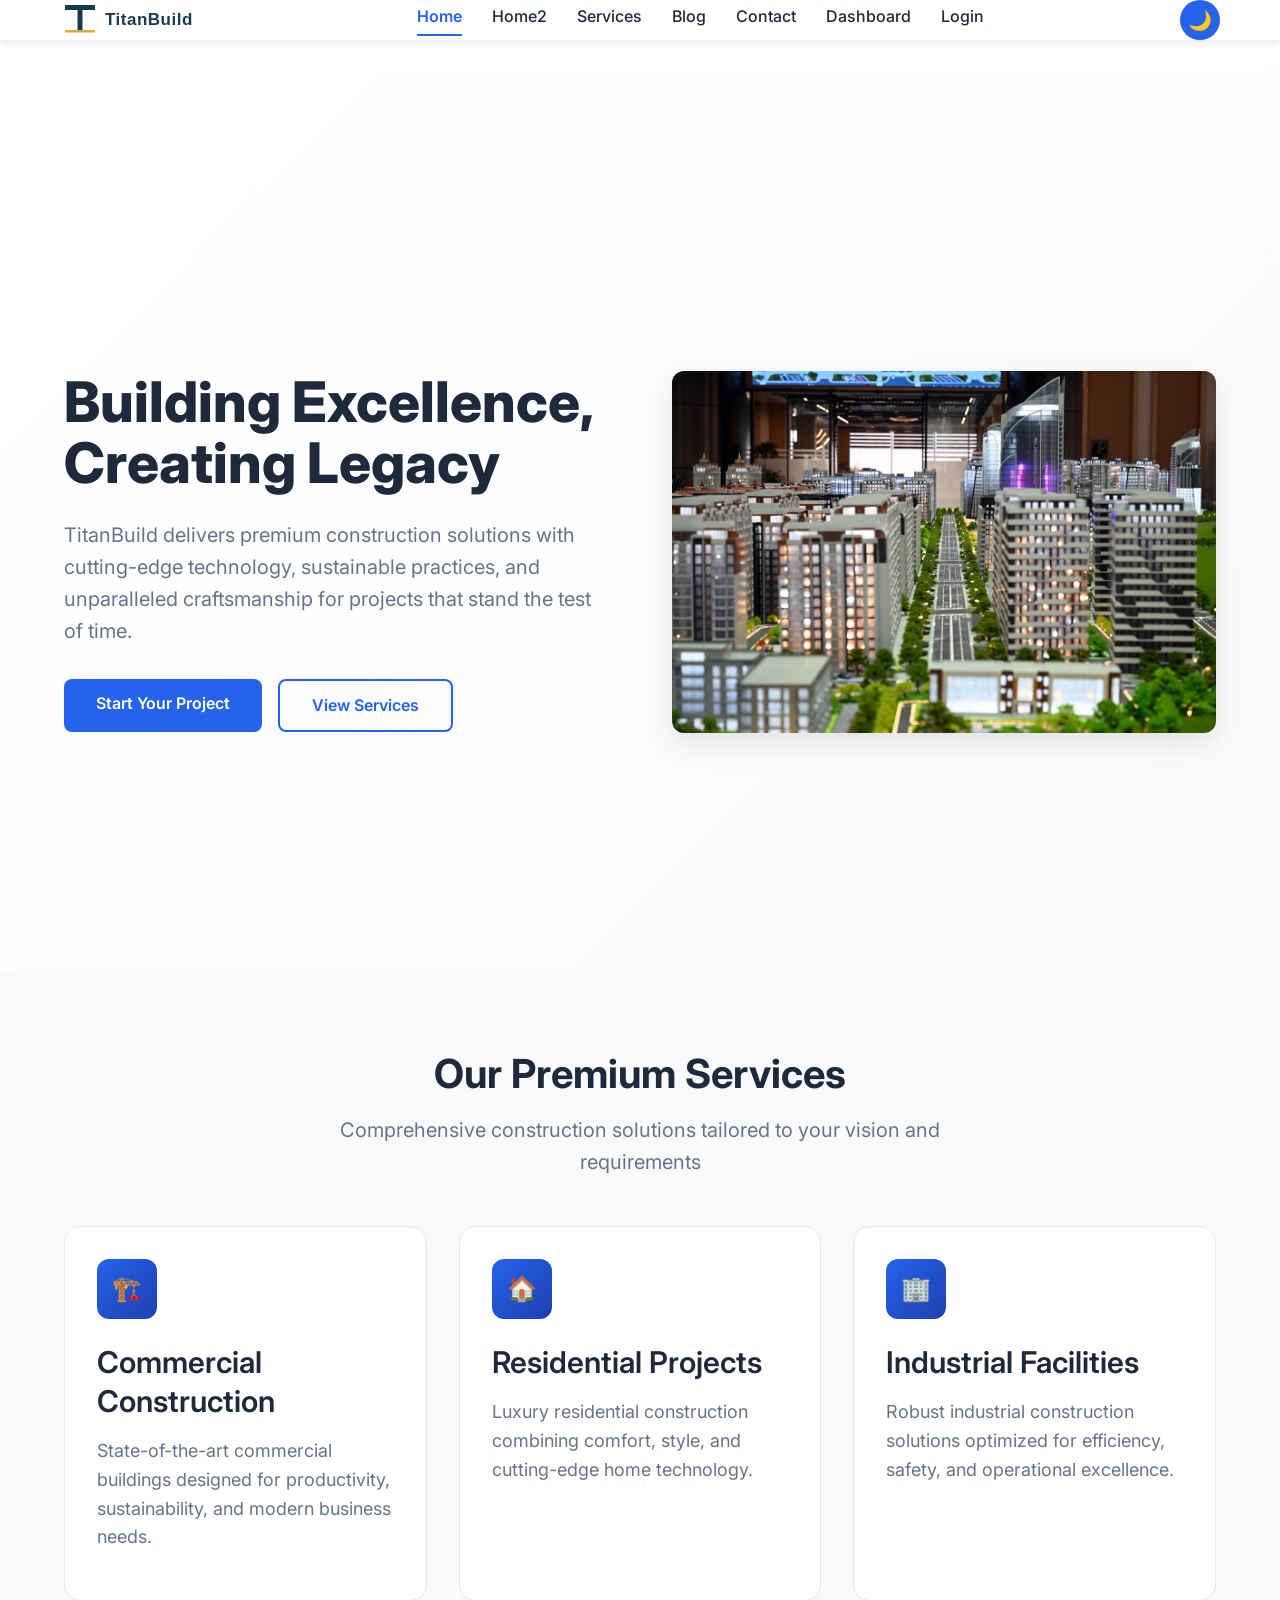
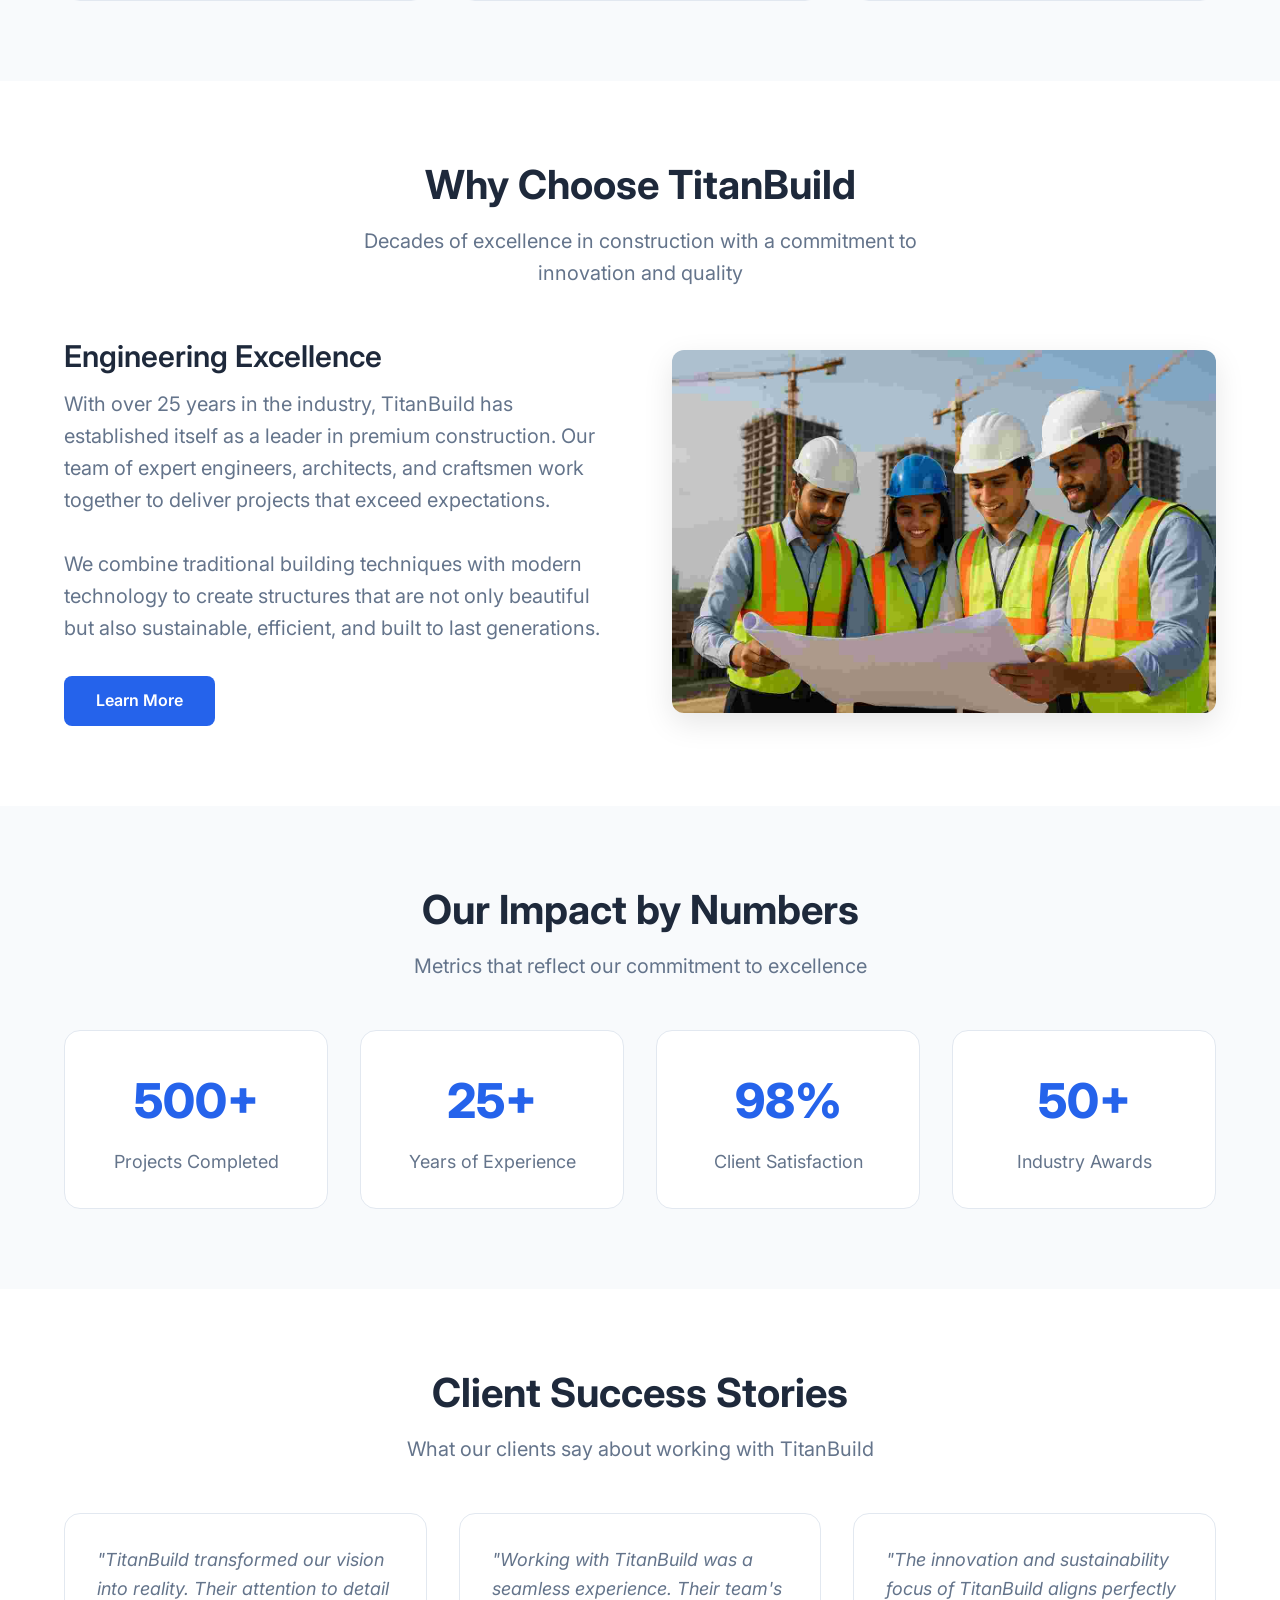
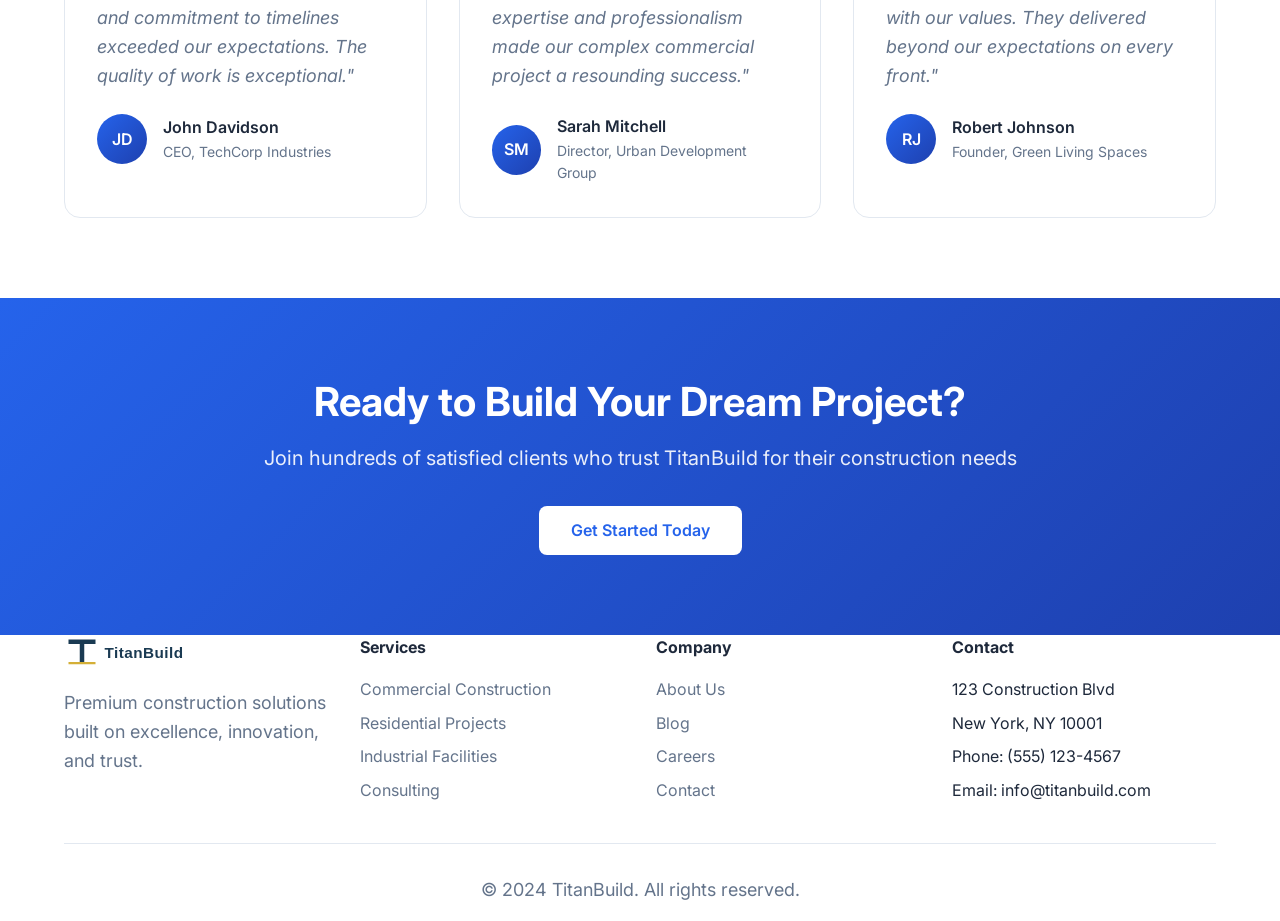
<file: index.html>
<!DOCTYPE html>
<html lang="en">
<head>
    <meta charset="UTF-8">
    <meta name="viewport" content="width=device-width, initial-scale=1.0">
    <title>TitanBuild - Premium Construction Solutions</title>
    <meta name="description" content="TitanBuild - Leading construction company providing premium building solutions, commercial projects, and architectural excellence.">
    <link rel="stylesheet" href="assets/css/main.css">
    <link rel="preconnect" href="https://fonts.googleapis.com">
    <link rel="preconnect" href="https://fonts.gstatic.com" crossorigin>
    <link href="https://fonts.googleapis.com/css2?family=Inter:wght@400;500;600;700;800&display=swap" rel="stylesheet">
    <link rel="icon" type="image/svg+xml" href="assets/images/favicon.svg">
</head>
<body>
    <!-- NAVBAR -->
    <nav class="navbar">
        <div class="nav-container">
            <a href="index.html" class="logo">
                <img src="assets/images/logo.svg" alt="TitanBuild Logo">
            </a>
            <ul class="nav-links">
                <li><a href="index.html">Home</a></li>
                <li><a href="home2.html">Home2</a></li>
                <li><a href="services.html">Services</a></li>
                <li><a href="blog.html">Blog</a></li>
                <li><a href="contact.html">Contact</a></li>
                <li><a href="dashboard.html">Dashboard</a></li>
                <li><a href="login.html">Login</a></li>
                <li class="mobile-theme-toggle">
                    <button class="theme-toggle">🌙 Dark Mode</button>
                </li>
            </ul>
            <div class="nav-actions">
                <button class="theme-toggle">🌙</button>
            </div>
            <div class="hamburger">
                <span></span>
                <span></span>
                <span></span>
            </div>
        </div>
    </nav>

    <!-- MOBILE MENU -->
    <div class="mobile-menu">
        <button class="mobile-menu-close">✕</button>
        <ul class="mobile-nav-links">
            <li><a href="index.html">Home</a></li>
            <li><a href="home2.html">Home2</a></li>
            <li><a href="services.html">Services</a></li>
            <li><a href="blog.html">Blog</a></li>
            <li><a href="contact.html">Contact</a></li>
            <li><a href="dashboard.html">Dashboard</a></li>
            <li><a href="login.html">Login</a></li>
        </ul>
    </div>

    <!-- HERO SECTION -->
    <section class="hero">
        <div class="container">
            <div class="hero-content">
                <div class="hero-text">
                    <h1>Building Excellence, Creating Legacy</h1>
                    <p>TitanBuild delivers premium construction solutions with cutting-edge technology, sustainable practices, and unparalleled craftsmanship for projects that stand the test of time.</p>
                    <div class="hero-buttons">
                        <a href="contact.html" class="btn btn-primary">Start Your Project</a>
                        <a href="services.html" class="btn btn-secondary">View Services</a>
                    </div>
                </div>
                <div class="hero-image">
                    <img src="assets/images/hero-construction.jpg" alt="Modern Construction Project">
                </div>
            </div>
        </div>
    </section>

    <!-- SERVICES SECTION -->
    <section class="section section-alt">
        <div class="container">
            <div class="section-header">
                <h2>Our Premium Services</h2>
                <p>Comprehensive construction solutions tailored to your vision and requirements</p>
            </div>
            <div class="card-grid">
                <div class="card">
                    <div class="card-icon">🏗️</div>
                    <h3>Commercial Construction</h3>
                    <p>State-of-the-art commercial buildings designed for productivity, sustainability, and modern business needs.</p>
                </div>
                <div class="card">
                    <div class="card-icon">🏠</div>
                    <h3>Residential Projects</h3>
                    <p>Luxury residential construction combining comfort, style, and cutting-edge home technology.</p>
                </div>
                <div class="card">
                    <div class="card-icon">🏢</div>
                    <h3>Industrial Facilities</h3>
                    <p>Robust industrial construction solutions optimized for efficiency, safety, and operational excellence.</p>
                </div>
            </div>
        </div>
    </section>

    <!-- ABOUT SECTION -->
    <section class="section">
        <div class="container">
            <div class="section-header">
                <h2>Why Choose TitanBuild</h2>
                <p>Decades of excellence in construction with a commitment to innovation and quality</p>
            </div>
            <div class="hero-content">
                <div class="hero-text">
                    <h3>Engineering Excellence</h3>
                    <p>With over 25 years in the industry, TitanBuild has established itself as a leader in premium construction. Our team of expert engineers, architects, and craftsmen work together to deliver projects that exceed expectations.</p>
                    <p>We combine traditional building techniques with modern technology to create structures that are not only beautiful but also sustainable, efficient, and built to last generations.</p>
                    <div class="hero-buttons">
                        <a href="contact.html" class="btn btn-primary">Learn More</a>
                    </div>
                </div>
                <div class="hero-image">
                    <img src="assets/images/about-team.jpg" alt="TitanBuild Team">
                </div>
            </div>
        </div>
    </section>

    <!-- STATS SECTION -->
    <section class="section section-alt">
        <div class="container">
            <div class="section-header">
                <h2>Our Impact by Numbers</h2>
                <p>Metrics that reflect our commitment to excellence</p>
            </div>
            <div class="stats-grid">
                <div class="stat-card">
                    <div class="stat-number">500+</div>
                    <div class="stat-label">Projects Completed</div>
                </div>
                <div class="stat-card">
                    <div class="stat-number">25+</div>
                    <div class="stat-label">Years of Experience</div>
                </div>
                <div class="stat-card">
                    <div class="stat-number">98%</div>
                    <div class="stat-label">Client Satisfaction</div>
                </div>
                <div class="stat-card">
                    <div class="stat-number">50+</div>
                    <div class="stat-label">Industry Awards</div>
                </div>
            </div>
        </div>
    </section>

    <!-- TESTIMONIALS SECTION -->
    <section class="section">
        <div class="container">
            <div class="section-header">
                <h2>Client Success Stories</h2>
                <p>What our clients say about working with TitanBuild</p>
            </div>
            <div class="card-grid">
                <div class="testimonial-card">
                    <div class="testimonial-text">
                        "TitanBuild transformed our vision into reality. Their attention to detail and commitment to timelines exceeded our expectations. The quality of work is exceptional."
                    </div>
                    <div class="testimonial-author">
                        <div class="testimonial-avatar">JD</div>
                        <div>
                            <div class="testimonial-name">John Davidson</div>
                            <div class="testimonial-role">CEO, TechCorp Industries</div>
                        </div>
                    </div>
                </div>
                <div class="testimonial-card">
                    <div class="testimonial-text">
                        "Working with TitanBuild was a seamless experience. Their team's expertise and professionalism made our complex commercial project a resounding success."
                    </div>
                    <div class="testimonial-author">
                        <div class="testimonial-avatar">SM</div>
                        <div>
                            <div class="testimonial-name">Sarah Mitchell</div>
                            <div class="testimonial-role">Director, Urban Development Group</div>
                        </div>
                    </div>
                </div>
                <div class="testimonial-card">
                    <div class="testimonial-text">
                        "The innovation and sustainability focus of TitanBuild aligns perfectly with our values. They delivered beyond our expectations on every front."
                    </div>
                    <div class="testimonial-author">
                        <div class="testimonial-avatar">RJ</div>
                        <div>
                            <div class="testimonial-name">Robert Johnson</div>
                            <div class="testimonial-role">Founder, Green Living Spaces</div>
                        </div>
                    </div>
                </div>
            </div>
        </div>
    </section>

    <!-- CTA SECTION -->
    <section class="cta">
        <div class="container">
            <h2>Ready to Build Your Dream Project?</h2>
            <p>Join hundreds of satisfied clients who trust TitanBuild for their construction needs</p>
            <a href="contact.html" class="btn btn-accent">Get Started Today</a>
        </div>
    </section>

    <!-- FOOTER -->
    <footer class="footer">
        <div class="container">
            <div class="footer-content">
      <div class="footer-section">
    <div class="footer-brand">
        <a href="index.html">
            <img src="assets/images/logo.svg" alt="TitanBuild Logo">
        </a>
    </div>

    <p class="footer-description">
        Premium construction solutions built on excellence, innovation, and trust.
    </p>
</div>   <div class="footer-section">
                    <h4>Services</h4>
                    <ul>
                        <li><a href="services.html">Commercial Construction</a></li>
                        <li><a href="services.html"> Residential Projects</a></li>
                        <li><a href="services.html">Industrial Facilities</a></li>
                        <li><a href="services.html">Consulting</a></li>
                    </ul>
                </div>
                <div class="footer-section">
                    <h4>Company</h4>
                    <ul>
                        <li><a href="about.html">About Us</a></li>
                        <li><a href="blog.html">Blog</a></li>
                        <li><a href="careers.html">Careers</a></li>
                        <li><a href="contact.html">Contact</a></li>
                    </ul>
                </div>
                <div class="footer-section">
                    <h4>Contact</h4>
                    <ul>
                        <li>123 Construction Blvd</li>
                        <li>New York, NY 10001</li>
                        <li>Phone: (555) 123-4567</li>
                        <li>Email: info@titanbuild.com</li>
                    </ul>
                </div>
            </div>
            <div class="footer-bottom">
                <p>&copy; 2024 TitanBuild. All rights reserved.</p>
            </div>
        </div>
    </footer>

    <script src="assets/js/script.js"></script>
    <button id="scrollTopBtn">↑</button>
</body>
</html>
</file>
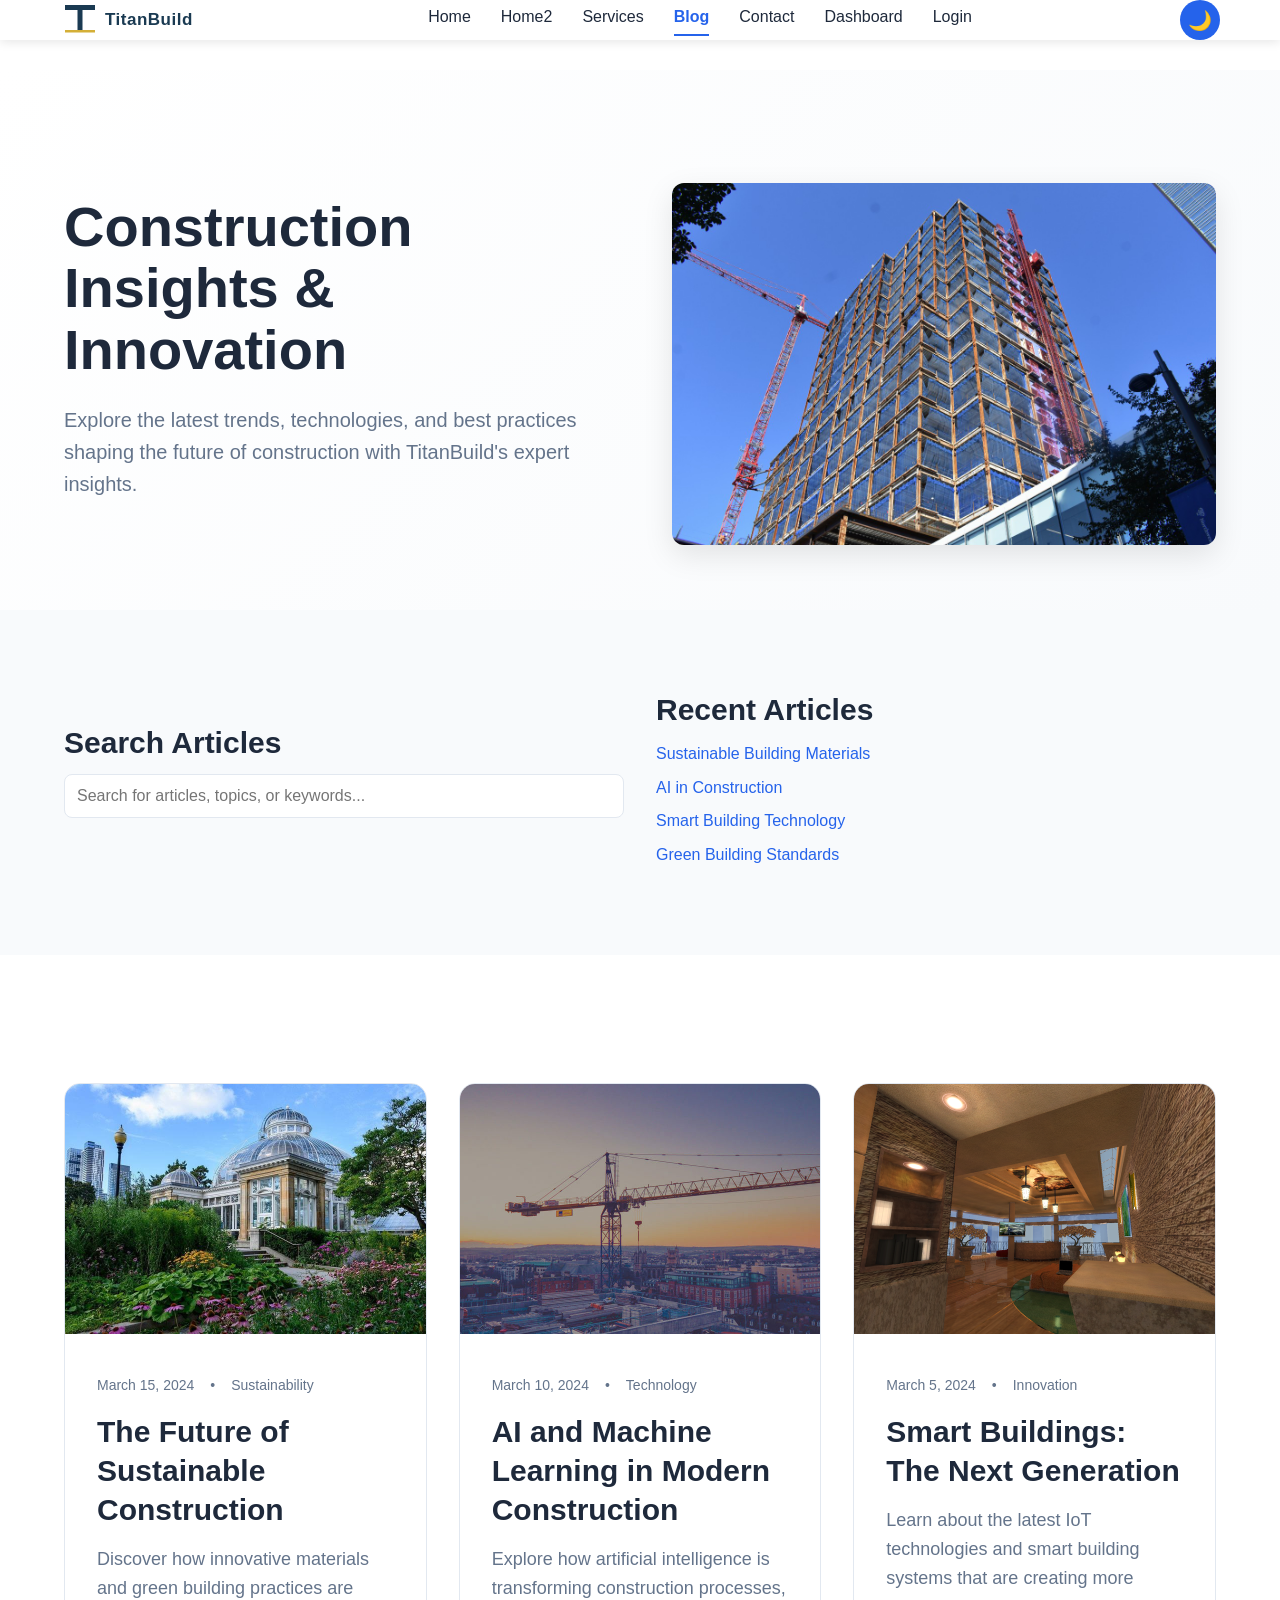
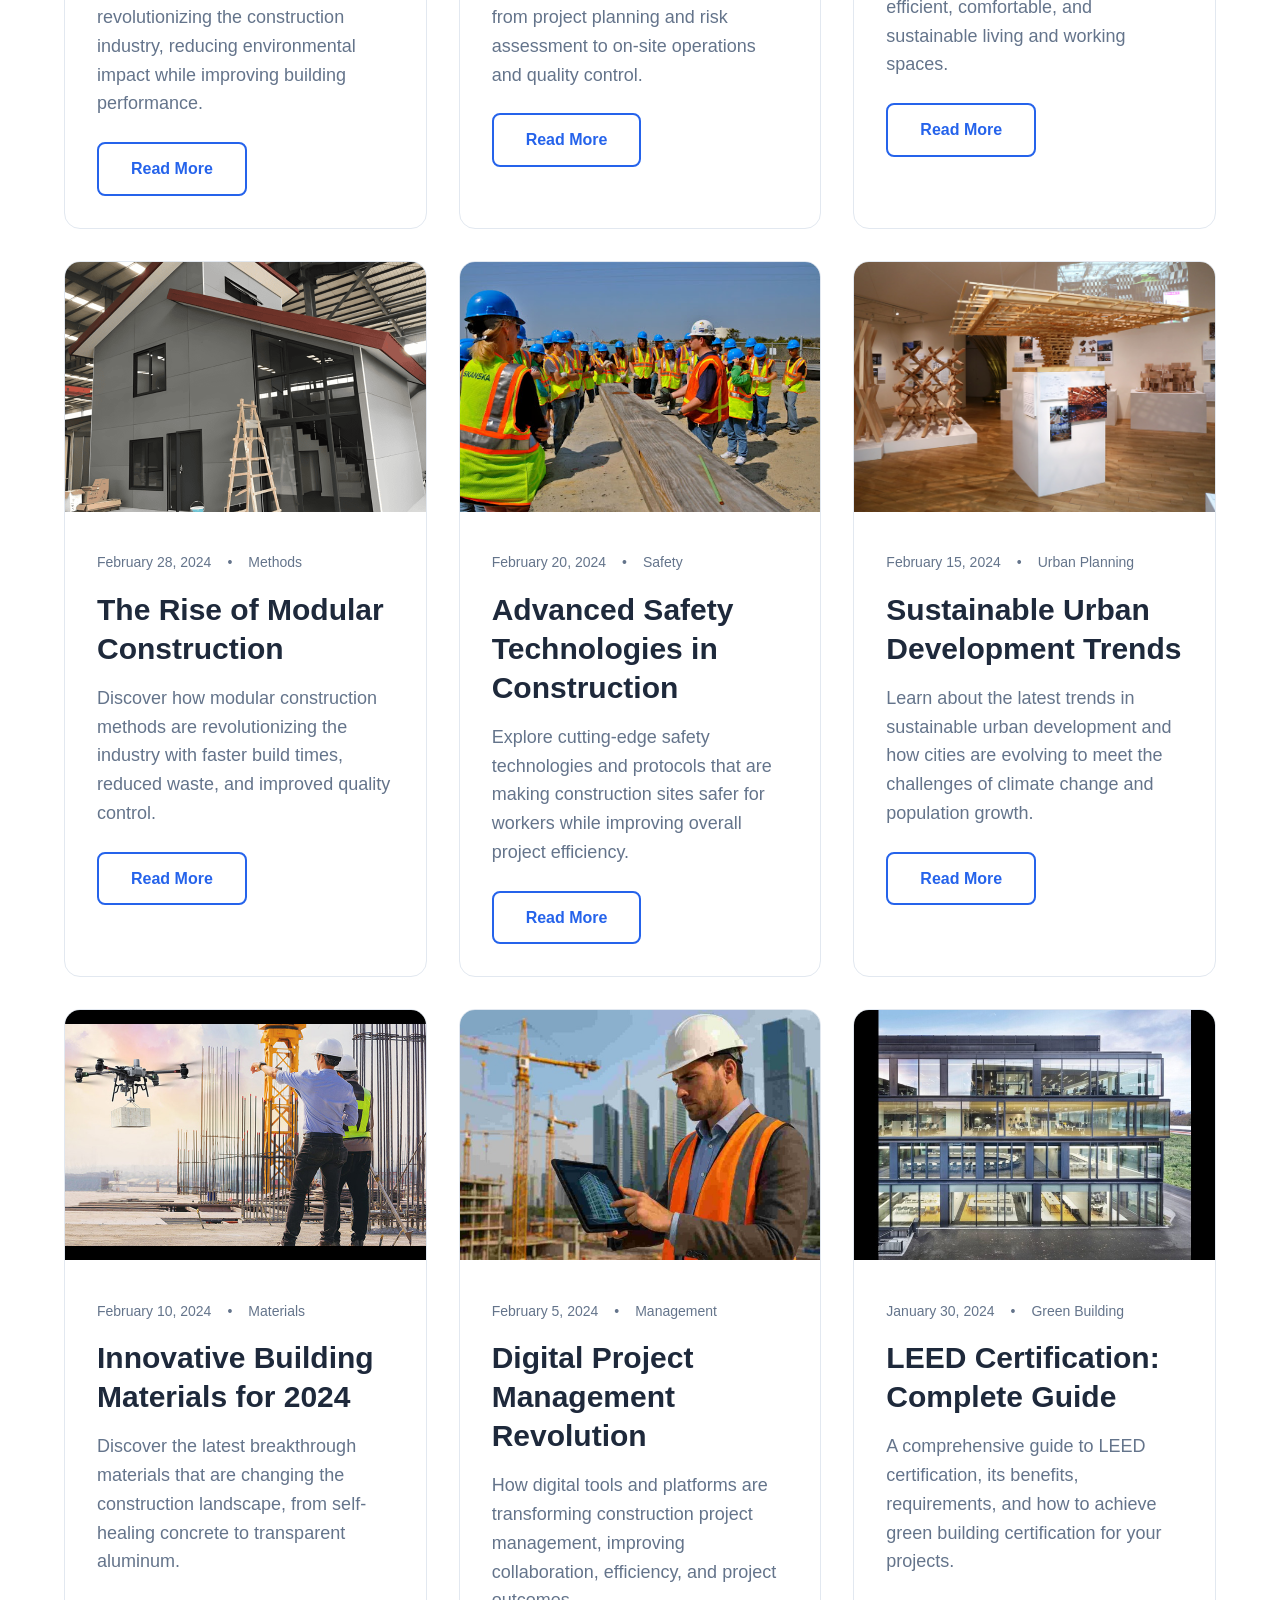
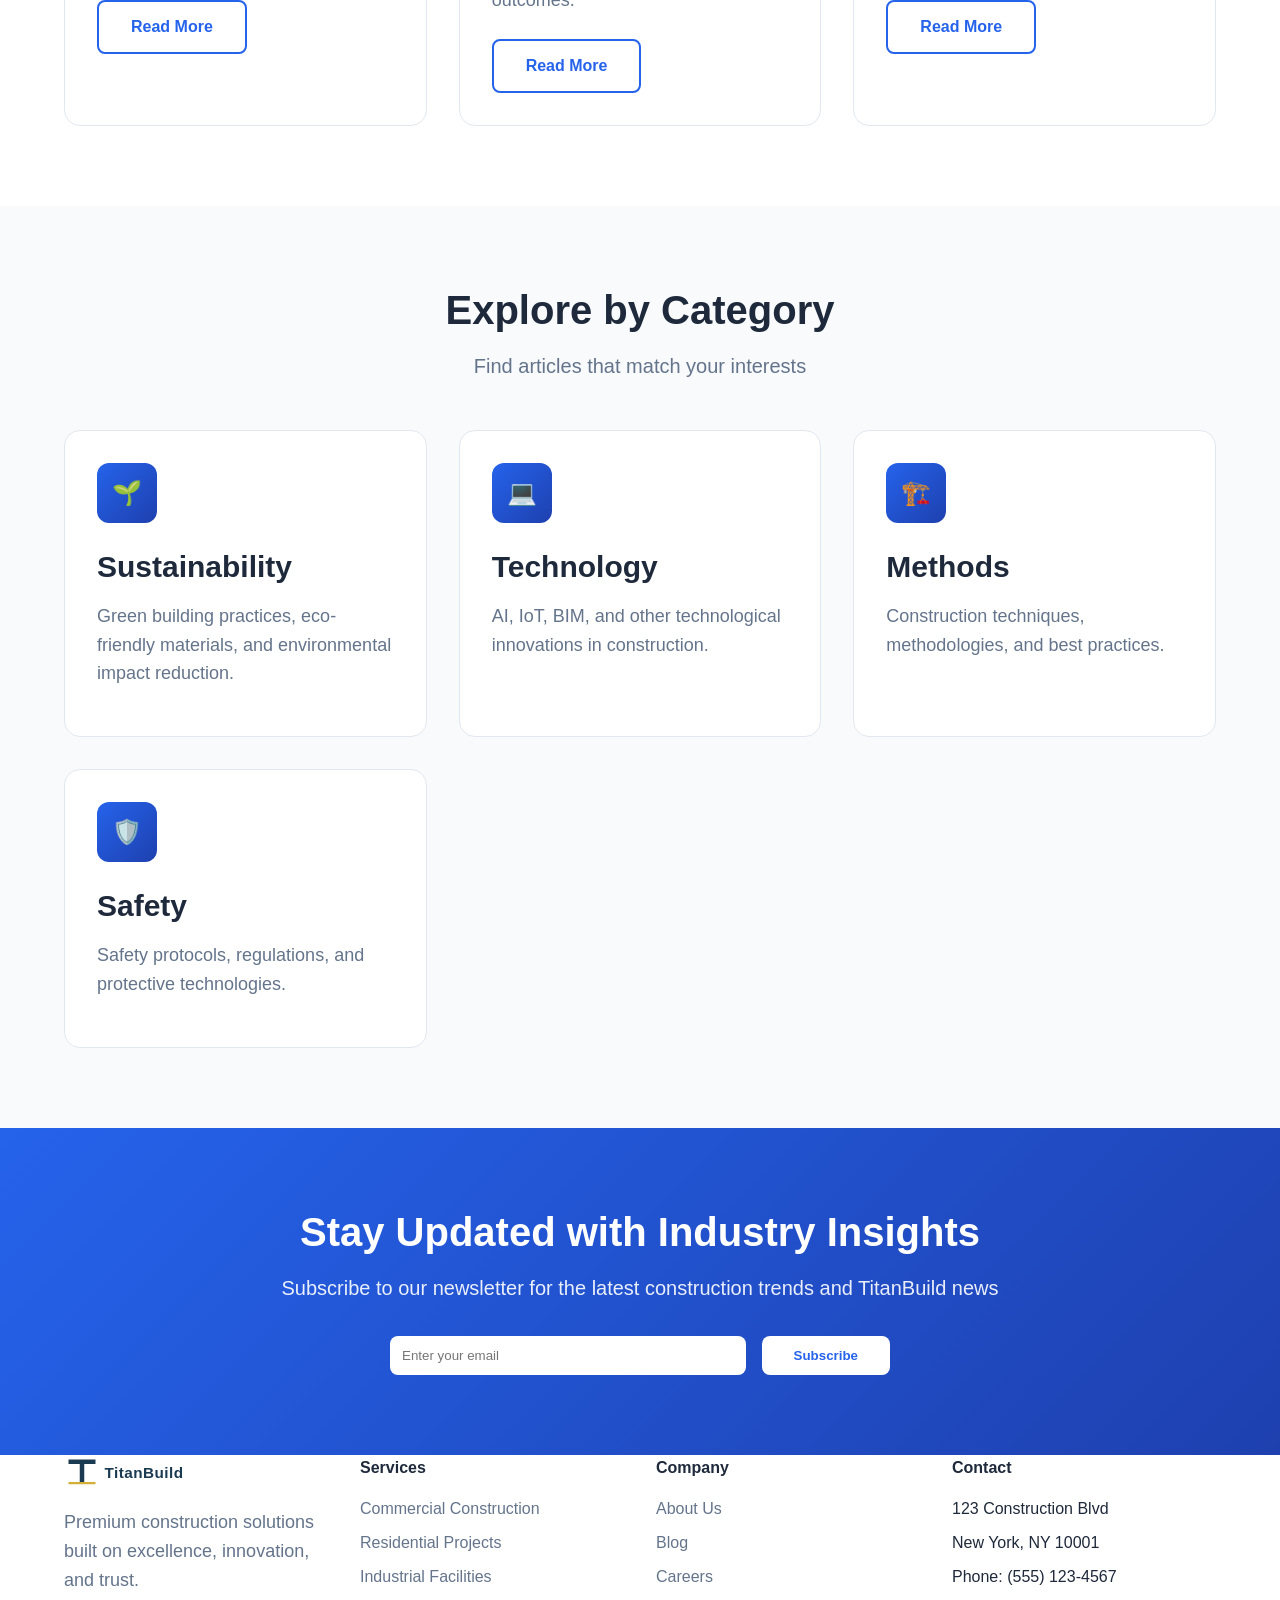
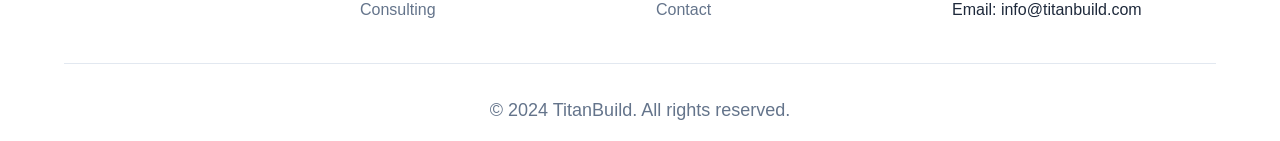
<file: blog.html>
<!DOCTYPE html>
<html lang="en">
<head>
    <meta charset="UTF-8">
    <meta name="viewport" content="width=device-width, initial-scale=1.0">
    <title>Blog - TitanBuild | Construction Insights & Industry News</title>
    <meta name="description" content="TitanBuild blog featuring construction industry insights, project updates, sustainable building practices, and architectural innovation.">
    <link rel="stylesheet" href="assets/css/main.css">
    <link rel="preconnect" href="https://fonts.googleapis.com">
    <link rel="preconnect" href="https://fonts.gstatic.com" crossorigin>
    <link rel="icon" type="image/svg+xml" href="assets/images/favicon.svg">
</head>
<body>
    <!-- NAVBAR -->
    <nav class="navbar">
        <div class="nav-container">
            <a href="index.html" class="logo">
                <img src="assets/images/logo.svg" alt="TitanBuild Logo">
            </a>
            <ul class="nav-links">
                <li><a href="index.html">Home</a></li>
                <li><a href="home2.html">Home2</a></li>
                <li><a href="services.html">Services</a></li>
                <li><a href="blog.html">Blog</a></li>
                <li><a href="contact.html">Contact</a></li>
                <li><a href="dashboard.html">Dashboard</a></li>
                <li><a href="login.html">Login</a></li>
                <li class="mobile-theme-toggle">
                    <button class="theme-toggle">🌙 Dark Mode</button>
                </li>
            </ul>
            <div class="nav-actions">
                <button class="theme-toggle">🌙</button>
            </div>
            <div class="hamburger">
                <span></span>
                <span></span>
                <span></span>
            </div>
        </div>
    </nav>

    <!-- MOBILE MENU -->
    <div class="mobile-menu">
        <button class="mobile-menu-close">✕</button>
        <ul class="mobile-nav-links">
            <li><a href="index.html">Home</a></li>
            <li><a href="home2.html">Home2</a></li>
            <li><a href="services.html">Services</a></li>
            <li><a href="blog.html">Blog</a></li>
            <li><a href="contact.html">Contact</a></li>
            <li><a href="dashboard.html">Dashboard</a></li>
            <li><a href="login.html">Login</a></li>
        </ul>
    </div>

    <!-- HERO SECTION -->
   <section class="hero hero-small">
    <div class="container">
        <div class="hero-content">

            <div class="hero-text">
                <h1>Construction Insights & Innovation</h1>
                <p>Explore the latest trends, technologies, and best practices shaping the future of construction with TitanBuild's expert insights.</p>
            </div>

            <div class="hero-image">
                <img src="assets/images/b1.jpg" alt="Construction Blog">
            </div>

        </div>
    </div>
</section>
    <!-- SEARCH AND RECENT SECTION -->
    <section class="section section-alt">
        <div class="container">
            <div class="hero-content" style="gap: 2rem;">
                <div class="hero-text" style="flex: 2;">
                    <h3>Search Articles</h3>
                    <div class="form-group">
                        <input type="text" id="searchInput" placeholder="Search for articles, topics, or keywords...">
                    </div>
                </div>
                <div class="hero-text" style="flex: 1;">
                    <h3>Recent Articles</h3>
                    <ul style="list-style: none; color: var(--text-secondary);">
                        <li style="margin-bottom: 0.5rem;"><a href="#" style="color: var(--primary); text-decoration: none;">Sustainable Building Materials</a></li>
                        <li style="margin-bottom: 0.5rem;"><a href="#" style="color: var(--primary); text-decoration: none;">AI in Construction</a></li>
                        <li style="margin-bottom: 0.5rem;"><a href="#" style="color: var(--primary); text-decoration: none;">Smart Building Technology</a></li>
                        <li style="margin-bottom: 0.5rem;"><a href="#" style="color: var(--primary); text-decoration: none;">Green Building Standards</a></li>
                    </ul>
                </div>
            </div>
        </div>
    </section>

    <!-- BLOG GRID -->
    <section class="section">
        <div class="container">
            <div class="blog-grid">
                <article class="blog-card">
                    <img src="assets/images/b3.jpg" alt="Sustainable Construction">
                    <div class="blog-content">
                        <div class="blog-meta">
                            <span>March 15, 2024</span>
                            <span>•</span>
                            <span>Sustainability</span>
                        </div>
                        <h3>The Future of Sustainable Construction</h3>
                        <p>Discover how innovative materials and green building practices are revolutionizing the construction industry, reducing environmental impact while improving building performance.</p>
                        <a href="#" class="btn btn-secondary">Read More</a>
                    </div>
                </article>

                <article class="blog-card">
                    <img src="assets/images/b4.jpg" alt="AI in Construction">
                    <div class="blog-content">
                        <div class="blog-meta">
                            <span>March 10, 2024</span>
                            <span>•</span>
                            <span>Technology</span>
                        </div>
                        <h3>AI and Machine Learning in Modern Construction</h3>
                        <p>Explore how artificial intelligence is transforming construction processes, from project planning and risk assessment to on-site operations and quality control.</p>
                        <a href="#" class="btn btn-secondary">Read More</a>
                    </div>
                </article>

                <article class="blog-card">
                    <img src="assets/images/b5.jpg" alt="Smart Buildings">
                    <div class="blog-content">
                        <div class="blog-meta">
                            <span>March 5, 2024</span>
                            <span>•</span>
                            <span>Innovation</span>
                        </div>
                        <h3>Smart Buildings: The Next Generation</h3>
                        <p>Learn about the latest IoT technologies and smart building systems that are creating more efficient, comfortable, and sustainable living and working spaces.</p>
                        <a href="#" class="btn btn-secondary">Read More</a>
                    </div>
                </article>

                <article class="blog-card">
                    <img src="assets/images/b6.jpg" alt="Modular Construction">
                    <div class="blog-content">
                        <div class="blog-meta">
                            <span>February 28, 2024</span>
                            <span>•</span>
                            <span>Methods</span>
                        </div>
                        <h3>The Rise of Modular Construction</h3>
                        <p>Discover how modular construction methods are revolutionizing the industry with faster build times, reduced waste, and improved quality control.</p>
                        <a href="#" class="btn btn-secondary">Read More</a>
                    </div>
                </article>

                <article class="blog-card">
                    <img src="assets/images/b7.jpg" alt="Construction Safety">
                    <div class="blog-content">
                        <div class="blog-meta">
                            <span>February 20, 2024</span>
                            <span>•</span>
                            <span>Safety</span>
                        </div>
                        <h3>Advanced Safety Technologies in Construction</h3>
                        <p>Explore cutting-edge safety technologies and protocols that are making construction sites safer for workers while improving overall project efficiency.</p>
                        <a href="#" class="btn btn-secondary">Read More</a>
                    </div>
                </article>

                <article class="blog-card">
                    <img src="assets/images/b8.jpg" alt="Urban Development">
                    <div class="blog-content">
                        <div class="blog-meta">
                            <span>February 15, 2024</span>
                            <span>•</span>
                            <span>Urban Planning</span>
                        </div>
                        <h3>Sustainable Urban Development Trends</h3>
                        <p>Learn about the latest trends in sustainable urban development and how cities are evolving to meet the challenges of climate change and population growth.</p>
                        <a href="#" class="btn btn-secondary">Read More</a>
                    </div>
                </article>

                <article class="blog-card">
                    <img src="assets/images/b9.jpg" alt="Building Materials">
                    <div class="blog-content">
                        <div class="blog-meta">
                            <span>February 10, 2024</span>
                            <span>•</span>
                            <span>Materials</span>
                        </div>
                        <h3>Innovative Building Materials for 2024</h3>
                        <p>Discover the latest breakthrough materials that are changing the construction landscape, from self-healing concrete to transparent aluminum.</p>
                        <a href="#" class="btn btn-secondary">Read More</a>
                    </div>
                </article>

                <article class="blog-card">
                    <img src="assets/images/b10.jpg" alt="Project Management">
                    <div class="blog-content">
                        <div class="blog-meta">
                            <span>February 5, 2024</span>
                            <span>•</span>
                            <span>Management</span>
                        </div>
                        <h3>Digital Project Management Revolution</h3>
                        <p>How digital tools and platforms are transforming construction project management, improving collaboration, efficiency, and project outcomes.</p>
                        <a href="#" class="btn btn-secondary">Read More</a>
                    </div>
                </article>

                <article class="blog-card">
                    <img src="assets/images/b11.jpg" alt="Green Building">
                    <div class="blog-content">
                        <div class="blog-meta">
                            <span>January 30, 2024</span>
                            <span>•</span>
                            <span>Green Building</span>
                        </div>
                        <h3>LEED Certification: Complete Guide</h3>
                        <p>A comprehensive guide to LEED certification, its benefits, requirements, and how to achieve green building certification for your projects.</p>
                        <a href="#" class="btn btn-secondary">Read More</a>
                    </div>
                </article>
            </div>
        </div>
    </section>

    <!-- CATEGORIES SECTION -->
    <section class="section section-alt">
        <div class="container">
            <div class="section-header">
                <h2>Explore by Category</h2>
                <p>Find articles that match your interests</p>
            </div>
            <div class="card-grid">
                <div class="card">
                    <div class="card-icon">🌱</div>
                    <h3>Sustainability</h3>
                    <p>Green building practices, eco-friendly materials, and environmental impact reduction.</p>
                </div>
                <div class="card">
                    <div class="card-icon">💻</div>
                    <h3>Technology</h3>
                    <p>AI, IoT, BIM, and other technological innovations in construction.</p>
                </div>
                <div class="card">
                    <div class="card-icon">🏗️</div>
                    <h3>Methods</h3>
                    <p>Construction techniques, methodologies, and best practices.</p>
                </div>
                <div class="card">
                    <div class="card-icon">🛡️</div>
                    <h3>Safety</h3>
                    <p>Safety protocols, regulations, and protective technologies.</p>
                </div>
            </div>
        </div>
    </section>

    <!-- NEWSLETTER SECTION -->
    <section class="cta">
        <div class="container">
            <h2>Stay Updated with Industry Insights</h2>
            <p>Subscribe to our newsletter for the latest construction trends and TitanBuild news</p>
            <div style="max-width: 500px; margin: 2rem auto 0;">
                <div style="display: flex; gap: 1rem;">
                    <input type="email" placeholder="Enter your email" style="flex: 1; padding: 0.75rem; border: none; border-radius: 8px;">
                    <button class="btn btn-accent">Subscribe</button>
                </div>
            </div>
        </div>
    </section>

     <footer class="footer">
        <div class="container">
            <div class="footer-content">
      <div class="footer-section">
    <div class="footer-brand">
        <a href="index.html">
            <img src="assets/images/logo.svg" alt="TitanBuild Logo">
        </a>
    </div>

    <p class="footer-description">
        Premium construction solutions built on excellence, innovation, and trust.
    </p>
</div>   <div class="footer-section">
                    <h4>Services</h4>
                    <ul>
                        <li><a href="services.html">Commercial Construction</a></li>
                        <li><a href="services.html"> Residential Projects</a></li>
                        <li><a href="services.html">Industrial Facilities</a></li>
                        <li><a href="services.html">Consulting</a></li>
                    </ul>
                </div>
                <div class="footer-section">
                    <h4>Company</h4>
                    <ul>
                        <li><a href="about.html">About Us</a></li>
                        <li><a href="blog.html">Blog</a></li>
                        <li><a href="careers.html">Careers</a></li>
                        <li><a href="contact.html">Contact</a></li>
                    </ul>
                </div>
                <div class="footer-section">
                    <h4>Contact</h4>
                    <ul>
                        <li>123 Construction Blvd</li>
                        <li>New York, NY 10001</li>
                        <li>Phone: (555) 123-4567</li>
                        <li>Email: info@titanbuild.com</li>
                    </ul>
                </div>
            </div>
            <div class="footer-bottom">
                <p>&copy; 2024 TitanBuild. All rights reserved.</p>
            </div>
        </div>
    </footer>

    <script src="assets/js/script.js"></script>
    <button id="scrollTopBtn">↑</button>
</body>
</html>
</file>
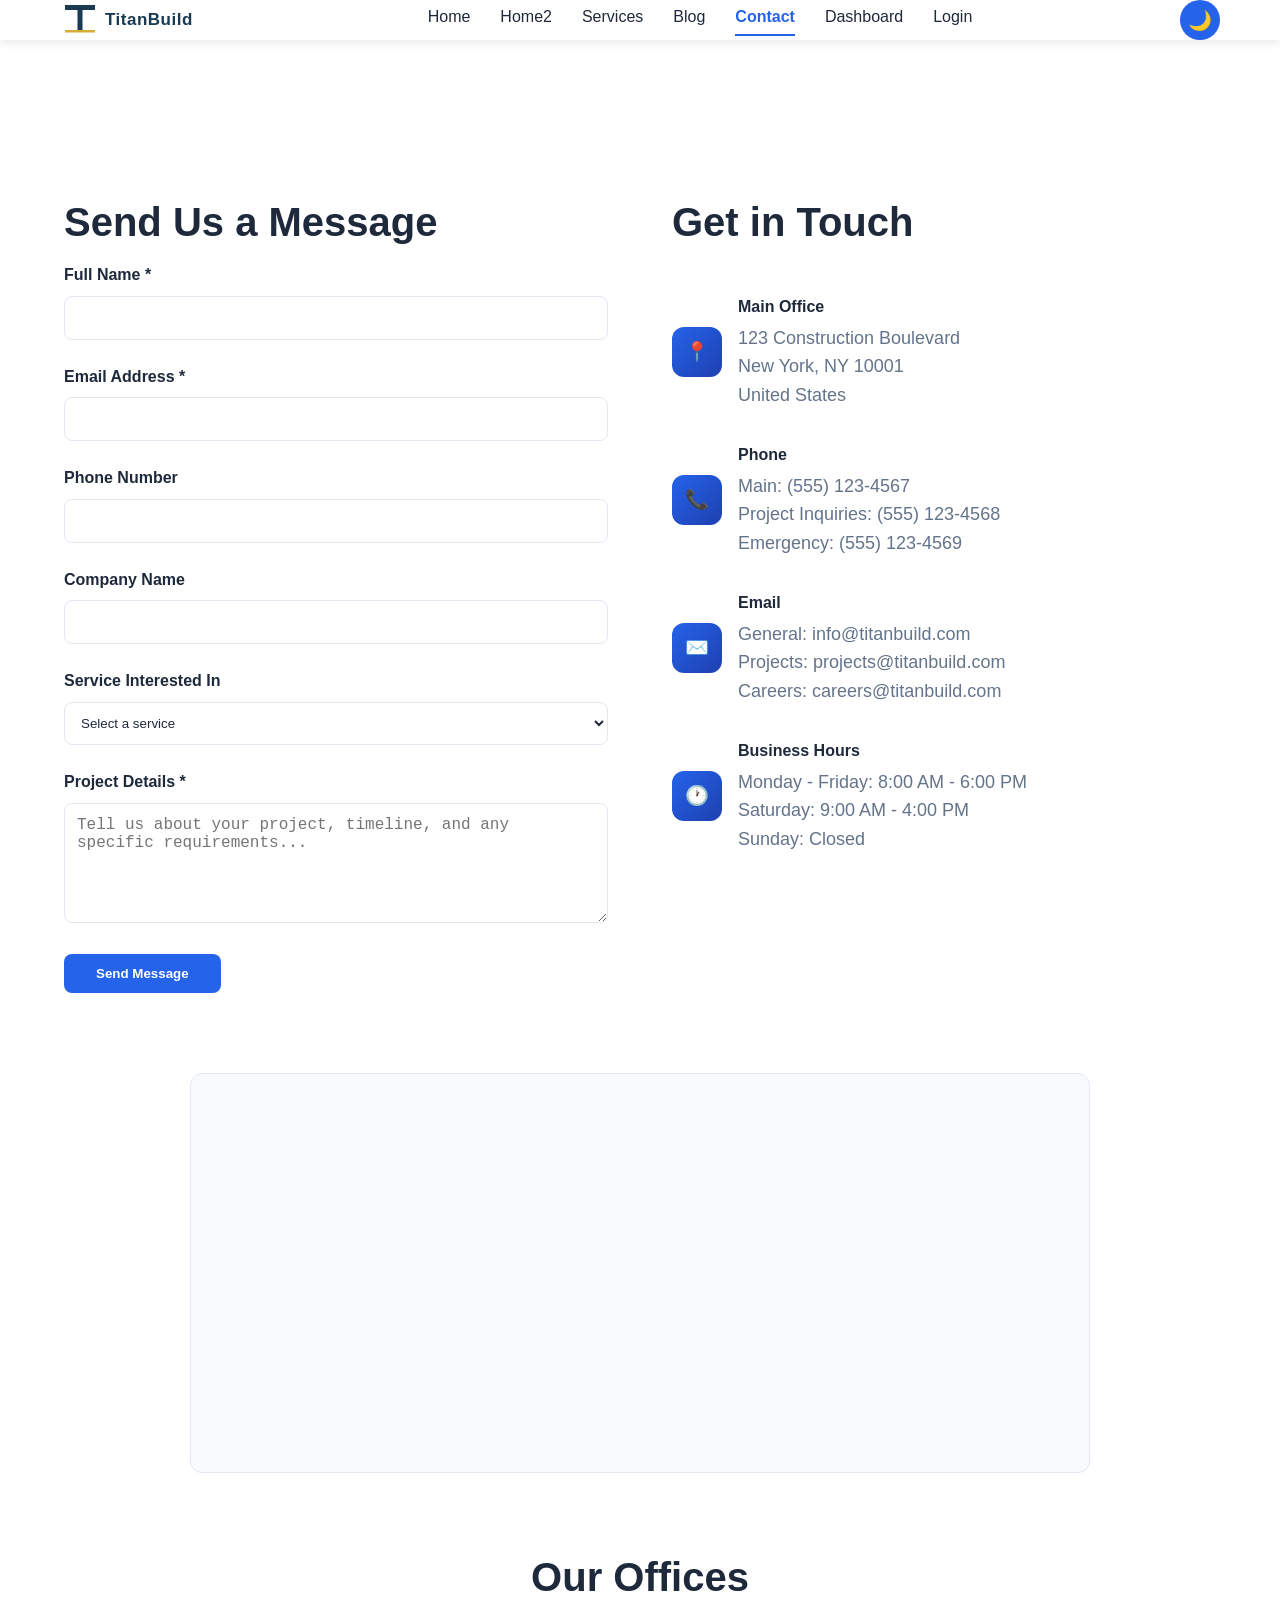
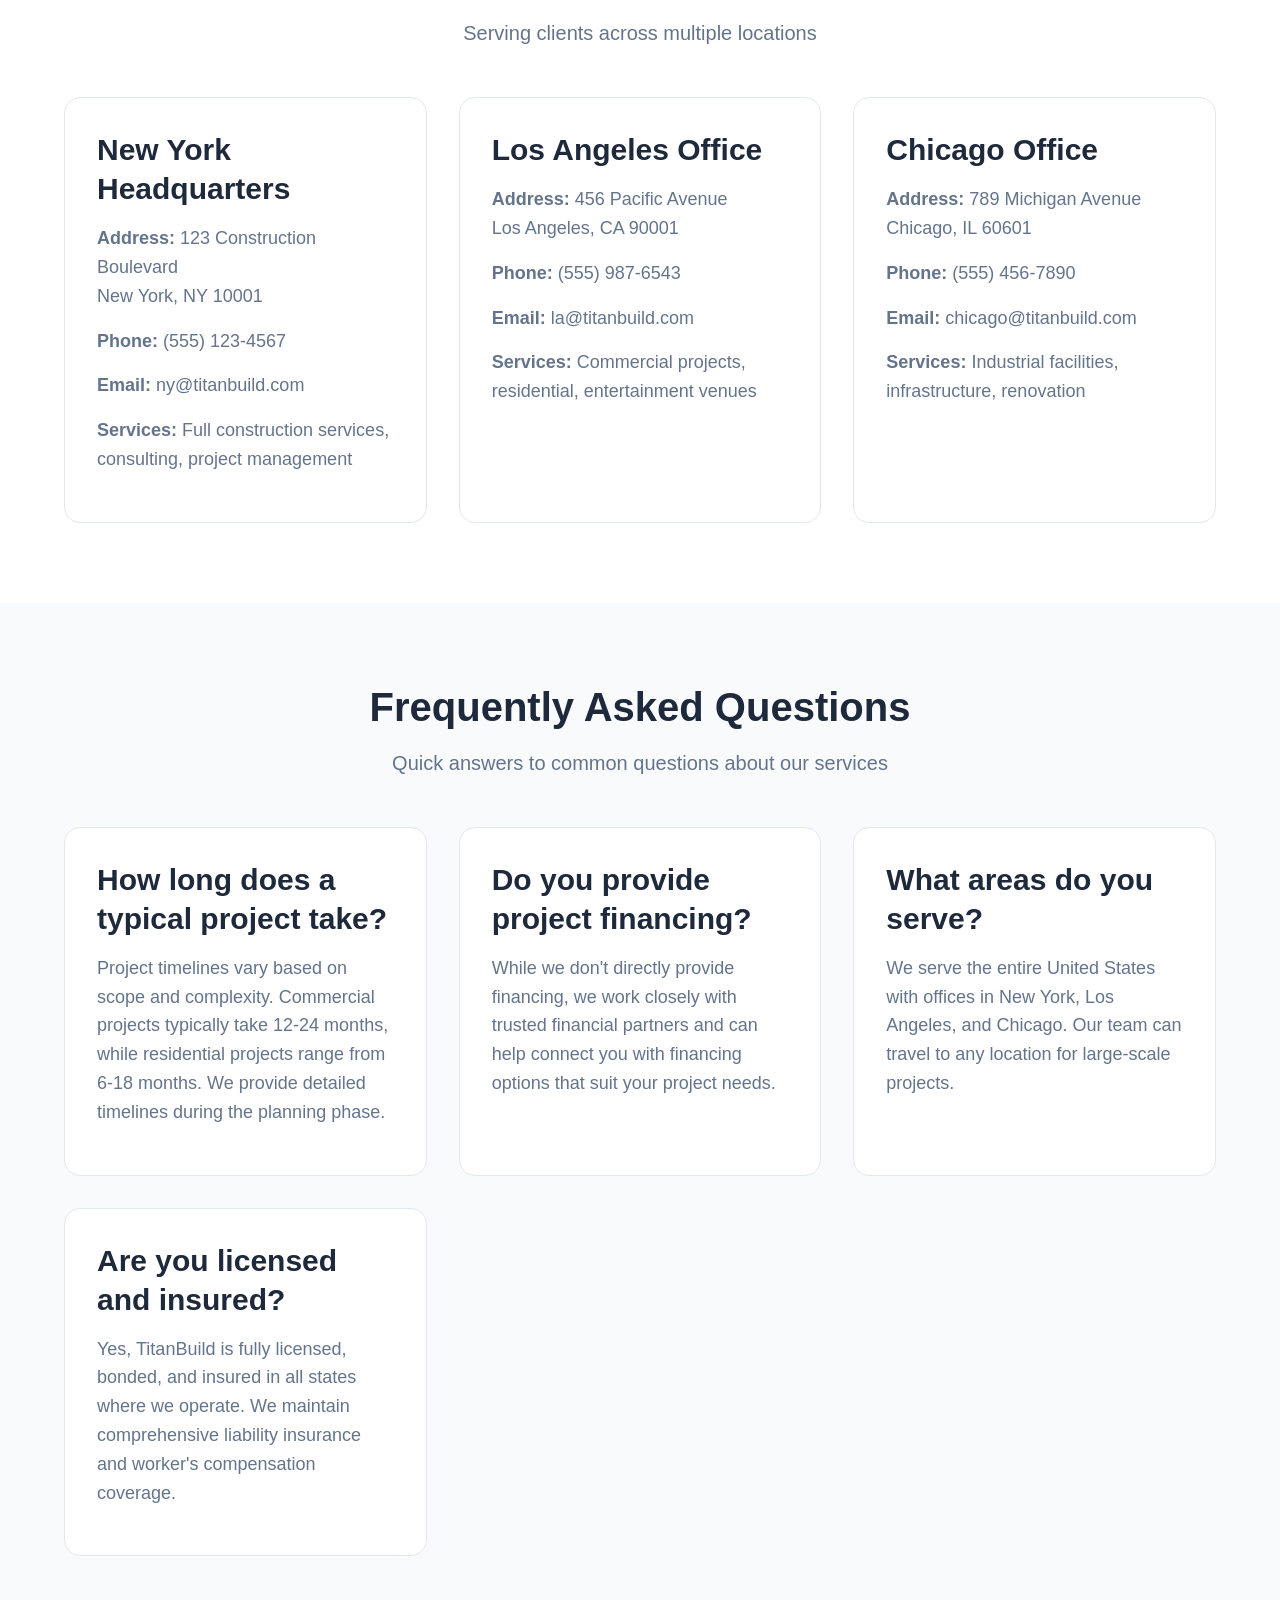
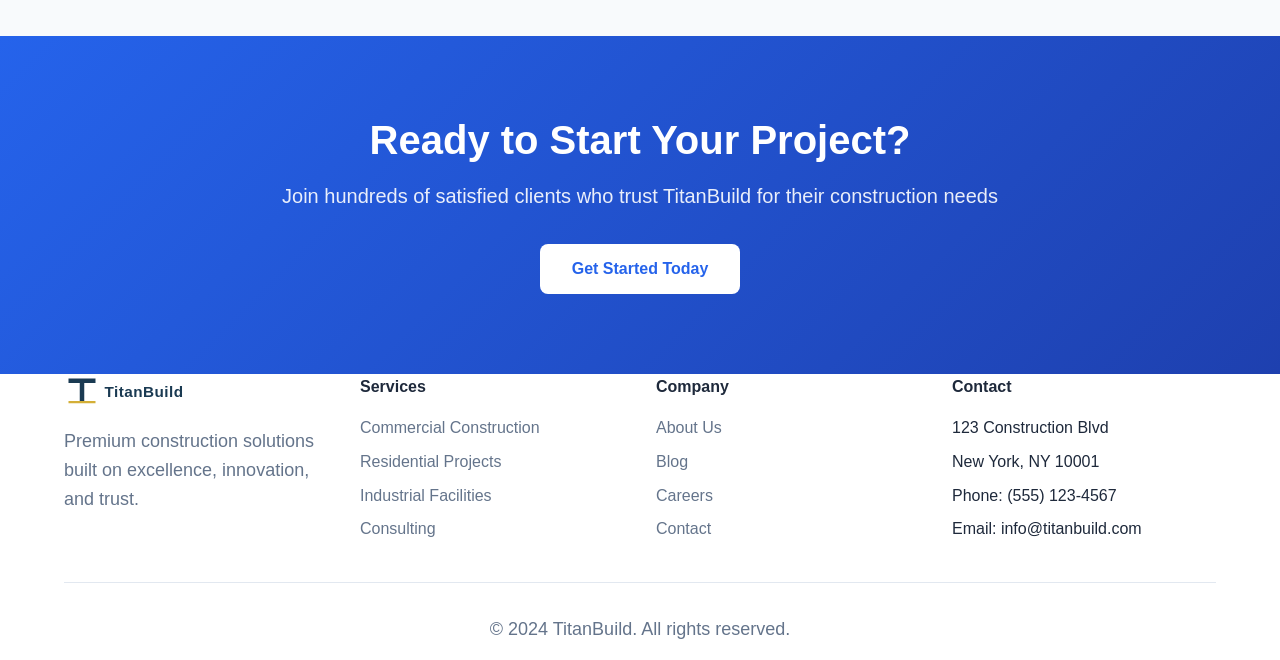
<file: contact.html>
<!DOCTYPE html>
<html lang="en">
<head>
    <meta charset="UTF-8">
    <meta name="viewport" content="width=device-width, initial-scale=1.0">
    <title>Contact - TitanBuild | Get in Touch</title>
    <meta name="description" content="Contact TitanBuild for premium construction services. Get in touch with our team for your next construction project.">
    <link rel="stylesheet" href="assets/css/main.css">
    <link rel="preconnect" href="https://fonts.googleapis.com">
    <link rel="preconnect" href="https://fonts.gstatic.com" crossorigin>
    <link rel="icon" type="image/svg+xml" href="assets/images/favicon.svg">
</head>
<body>
    <!-- NAVBAR -->
    <nav class="navbar">
        <div class="nav-container">
            <a href="index.html" class="logo">
                <img src="assets/images/logo.svg" alt="TitanBuild Logo">
            </a>
            <ul class="nav-links">
                <li><a href="index.html">Home</a></li>
                <li><a href="home2.html">Home2</a></li>
                <li><a href="services.html">Services</a></li>
                <li><a href="blog.html">Blog</a></li>
                <li><a href="contact.html">Contact</a></li>
                <li><a href="dashboard.html">Dashboard</a></li>
                <li><a href="login.html">Login</a></li>
                <li class="mobile-theme-toggle">
                    <button class="theme-toggle">🌙 Dark Mode</button>
                </li>
            </ul>
            <div class="nav-actions">
                <button class="theme-toggle">🌙</button>
            </div>
            <div class="hamburger">
                <span></span>
                <span></span>
                <span></span>
            </div>
        </div>
    </nav>

    <!-- MOBILE MENU -->
    <div class="mobile-menu">
        <button class="mobile-menu-close">✕</button>
        <ul class="mobile-nav-links">
            <li><a href="index.html">Home</a></li>
            <li><a href="home2.html">Home2</a></li>
            <li><a href="services.html">Services</a></li>
            <li><a href="blog.html">Blog</a></li>
            <li><a href="contact.html">Contact</a></li>
            <li><a href="dashboard.html">Dashboard</a></li>
            <li><a href="login.html">Login</a></li>
        </ul>
    </div>

    <!-- HERO SECTION 
    <section class="hero">
        <div class="container">
            <div class="hero-text" style="text-align: center; max-width: 800px; margin: 0 auto;">
                <h1>Let's Build Something Extraordinary</h1>
                <p>Ready to transform your vision into reality? Get in touch with our team of construction experts and let's discuss your next project.</p>
            </div>
        </div>
    </section>-->

    <!-- CONTACT SECTION -->
    <section class="section">
        <div class="container">
            <div class="contact-grid">
                <div class="contact-form">
                    <h2>Send Us a Message</h2>
                    <form id="contactForm">
                        <div class="form-group">
                            <label for="name">Full Name *</label>
                            <input type="text" id="name" name="name" required>
                        </div>
                        <div class="form-group">
                            <label for="email">Email Address *</label>
                            <input type="email" id="email" name="email" required>
                        </div>
                        <div class="form-group">
                            <label for="phone">Phone Number</label>
                            <input type="tel" id="phone" name="phone">
                        </div>
                        <div class="form-group">
                            <label for="company">Company Name</label>
                            <input type="text" id="company" name="company">
                        </div>
                        <div class="form-group">
                            <label for="service">Service Interested In</label>
                            <select id="service" name="service" style="width: 100%; padding: 0.75rem; border: 1px solid var(--border-color); border-radius: 8px; background-color: var(--card-bg); color: var(--text-color);">
                                <option value="">Select a service</option>
                                <option value="commercial">Commercial Construction</option>
                                <option value="residential">Residential Projects</option>
                                <option value="industrial">Industrial Facilities</option>
                                <option value="infrastructure">Infrastructure Development</option>
                                <option value="renovation">Renovation & Restoration</option>
                                <option value="consulting">Construction Consulting</option>
                            </select>
                        </div>
                        <div class="form-group">
                            <label for="message">Project Details *</label>
                            <textarea id="message" name="message" required placeholder="Tell us about your project, timeline, and any specific requirements..."></textarea>
                        </div>
                        <button type="submit" class="btn btn-primary">Send Message</button>
                    </form>
                </div>
                
                <div class="contact-info">
                    <h2>Get in Touch</h2>
                    <div class="contact-item">
                        <div class="contact-icon">📍</div>
                        <div class="contact-details">
                            <h4>Main Office</h4>
                            <p>123 Construction Boulevard<br>New York, NY 10001<br>United States</p>
                        </div>
                    </div>
                    
                    <div class="contact-item">
                        <div class="contact-icon">📞</div>
                        <div class="contact-details">
                            <h4>Phone</h4>
                            <p>Main: (555) 123-4567<br>Project Inquiries: (555) 123-4568<br>Emergency: (555) 123-4569</p>
                        </div>
                    </div>
                    
                    <div class="contact-item">
                        <div class="contact-icon">✉️</div>
                        <div class="contact-details">
                            <h4>Email</h4>
                            <p>General: info@titanbuild.com<br>Projects: projects@titanbuild.com<br>Careers: careers@titanbuild.com</p>
                        </div>
                    </div>
                    
                    <div class="contact-item">
                        <div class="contact-icon">🕐</div>
                        <div class="contact-details">
                            <h4>Business Hours</h4>
                            <p>Monday - Friday: 8:00 AM - 6:00 PM<br>Saturday: 9:00 AM - 4:00 PM<br>Sunday: Closed</p>
                        </div>
                    </div>
                </div>
            </div>
        </div>
    </section>

   <div class="map-container">
    <iframe
        src="https://maps.google.com/maps?q=123%20Construction%20Boulevard%20New%20York%20NY%2010001&t=&z=14&ie=UTF8&iwloc=&output=embed"
        width="100%"
        height="400"
        style="border:0; border-radius:10px;"
        allowfullscreen=""
        loading="lazy">
    </iframe>
</div>

    <!-- OFFICES SECTION -->
    <section class="section">
        <div class="container">
            <div class="section-header">
                <h2>Our Offices</h2>
                <p>Serving clients across multiple locations</p>
            </div>
            <div class="card-grid">
                <div class="card">
                    <h3>New York Headquarters</h3>
                    <p><strong>Address:</strong> 123 Construction Boulevard<br>New York, NY 10001</p>
                    <p><strong>Phone:</strong> (555) 123-4567</p>
                    <p><strong>Email:</strong> ny@titanbuild.com</p>
                    <p><strong>Services:</strong> Full construction services, consulting, project management</p>
                </div>
                <div class="card">
                    <h3>Los Angeles Office</h3>
                    <p><strong>Address:</strong> 456 Pacific Avenue<br>Los Angeles, CA 90001</p>
                    <p><strong>Phone:</strong> (555) 987-6543</p>
                    <p><strong>Email:</strong> la@titanbuild.com</p>
                    <p><strong>Services:</strong> Commercial projects, residential, entertainment venues</p>
                </div>
                <div class="card">
                    <h3>Chicago Office</h3>
                    <p><strong>Address:</strong> 789 Michigan Avenue<br>Chicago, IL 60601</p>
                    <p><strong>Phone:</strong> (555) 456-7890</p>
                    <p><strong>Email:</strong> chicago@titanbuild.com</p>
                    <p><strong>Services:</strong> Industrial facilities, infrastructure, renovation</p>
                </div>
            </div>
        </div>
    </section>

    <!-- FAQ SECTION -->
    <section class="section section-alt">
        <div class="container">
            <div class="section-header">
                <h2>Frequently Asked Questions</h2>
                <p>Quick answers to common questions about our services</p>
            </div>
            <div class="card-grid">
                <div class="card">
                    <h3>How long does a typical project take?</h3>
                    <p>Project timelines vary based on scope and complexity. Commercial projects typically take 12-24 months, while residential projects range from 6-18 months. We provide detailed timelines during the planning phase.</p>
                </div>
                <div class="card">
                    <h3>Do you provide project financing?</h3>
                    <p>While we don't directly provide financing, we work closely with trusted financial partners and can help connect you with financing options that suit your project needs.</p>
                </div>
                <div class="card">
                    <h3>What areas do you serve?</h3>
                    <p>We serve the entire United States with offices in New York, Los Angeles, and Chicago. Our team can travel to any location for large-scale projects.</p>
                </div>
                <div class="card">
                    <h3>Are you licensed and insured?</h3>
                    <p>Yes, TitanBuild is fully licensed, bonded, and insured in all states where we operate. We maintain comprehensive liability insurance and worker's compensation coverage.</p>
                </div>
            </div>
        </div>
    </section>

    <!-- CTA SECTION -->
    <section class="cta">
        <div class="container">
            <h2>Ready to Start Your Project?</h2>
            <p>Join hundreds of satisfied clients who trust TitanBuild for their construction needs</p>
            <a href="contact.html" class="btn btn-accent">Get Started Today</a>
        </div>
    </section>

     <footer class="footer">
        <div class="container">
            <div class="footer-content">
      <div class="footer-section">
    <div class="footer-brand">
        <a href="index.html">
            <img src="assets/images/logo.svg" alt="TitanBuild Logo">
        </a>
    </div>

    <p class="footer-description">
        Premium construction solutions built on excellence, innovation, and trust.
    </p>
</div>   <div class="footer-section">
                    <h4>Services</h4>
                    <ul>
                        <li><a href="services.html">Commercial Construction</a></li>
                        <li><a href="services.html"> Residential Projects</a></li>
                        <li><a href="services.html">Industrial Facilities</a></li>
                        <li><a href="services.html">Consulting</a></li>
                    </ul>
                </div>
                <div class="footer-section">
                    <h4>Company</h4>
                    <ul>
                        <li><a href="about.html">About Us</a></li>
                        <li><a href="blog.html">Blog</a></li>
                        <li><a href="careers.html">Careers</a></li>
                        <li><a href="contact.html">Contact</a></li>
                    </ul>
                </div>
                <div class="footer-section">
                    <h4>Contact</h4>
                    <ul>
                        <li>123 Construction Blvd</li>
                        <li>New York, NY 10001</li>
                        <li>Phone: (555) 123-4567</li>
                        <li>Email: info@titanbuild.com</li>
                    </ul>
                </div>
            </div>
            <div class="footer-bottom">
                <p>&copy; 2024 TitanBuild. All rights reserved.</p>
            </div>
        </div>
    </footer>

    <script src="assets/js/script.js"></script>
    <button id="scrollTopBtn">↑</button>
</body>
</html>
</file>
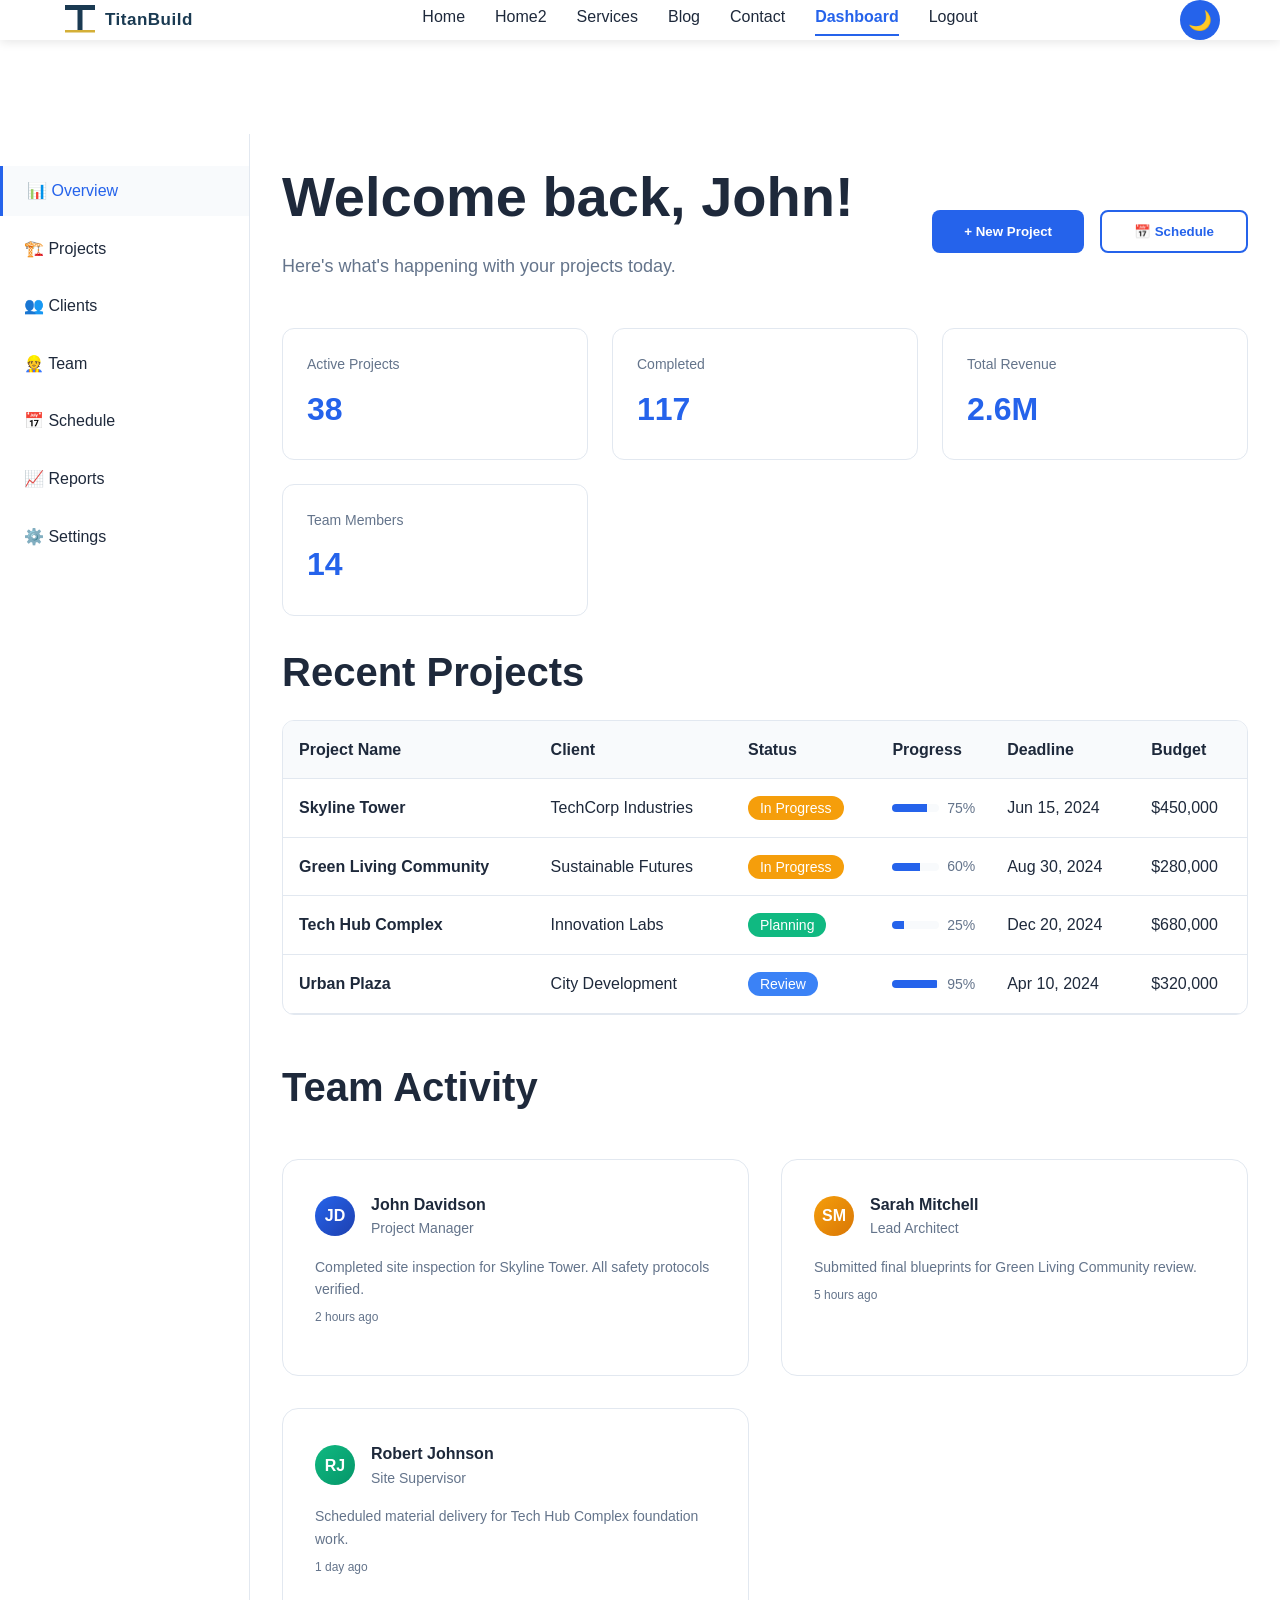
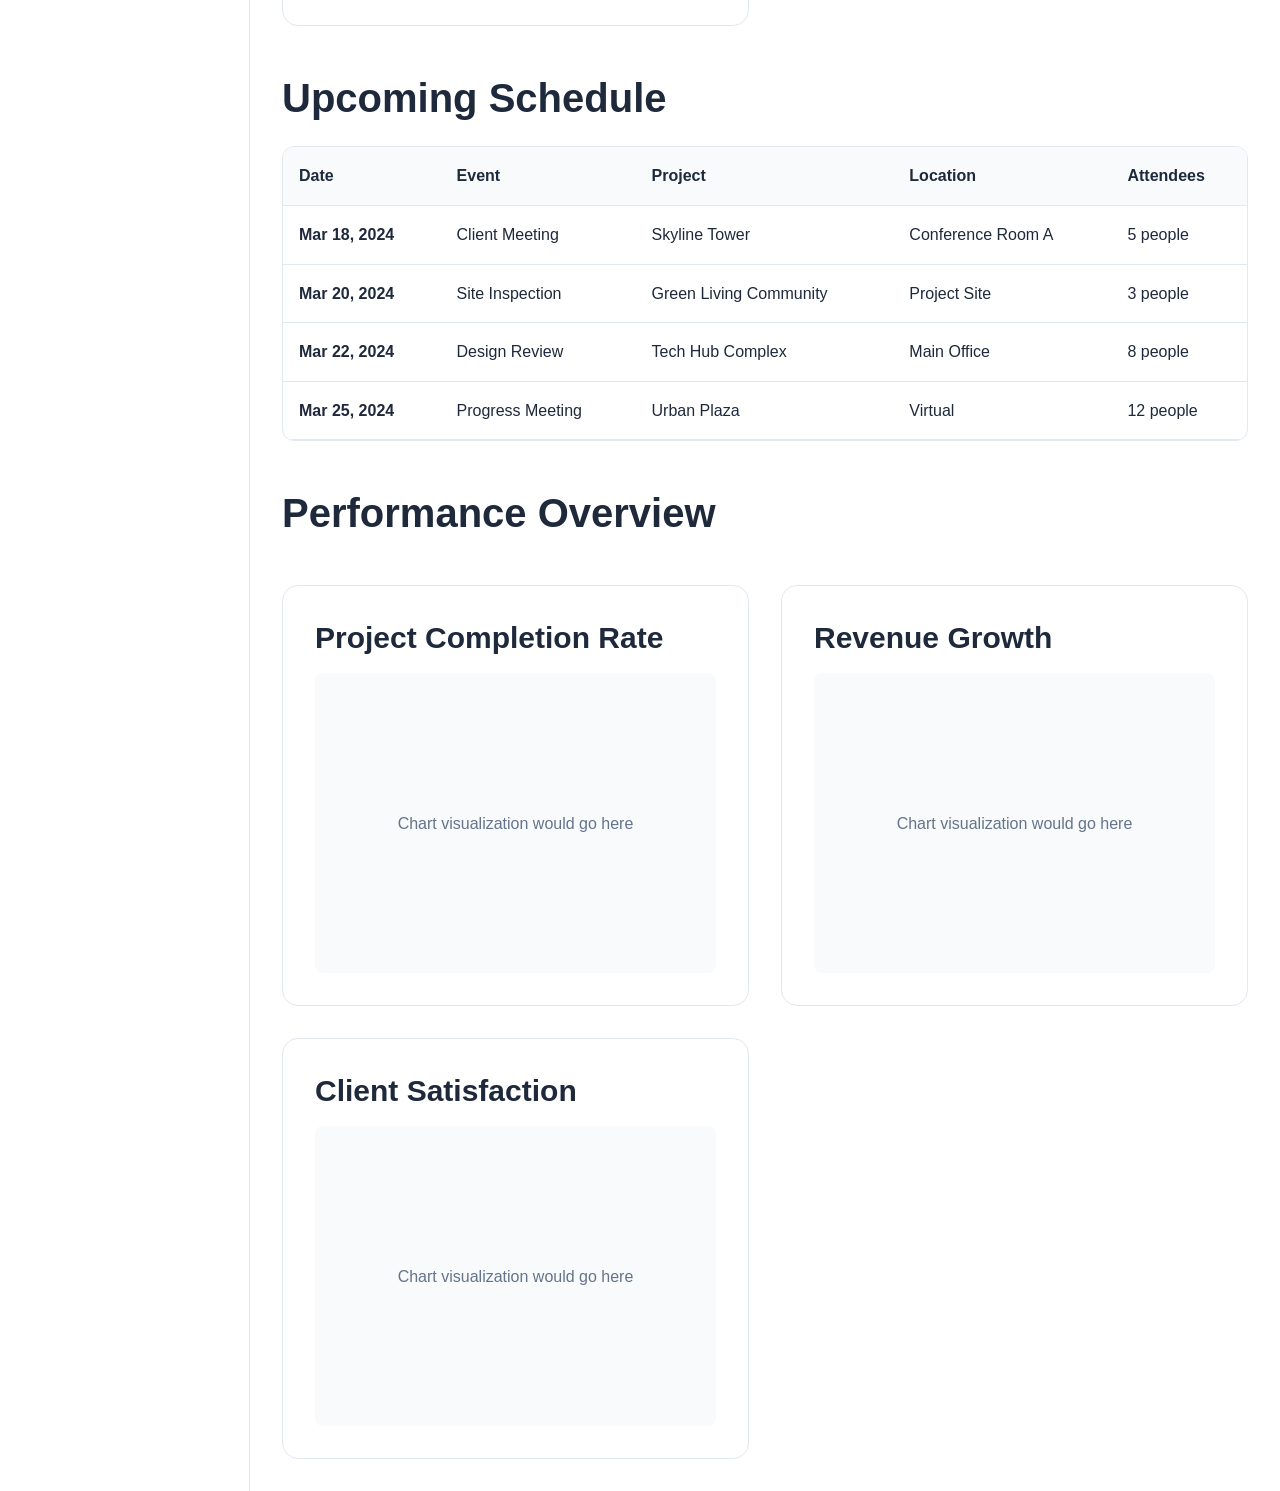
<file: dashboard.html>
<!DOCTYPE html>
<html lang="en">
<head>
    <meta charset="UTF-8">
    <meta name="viewport" content="width=device-width, initial-scale=1.0">
    <title>Dashboard - TitanBuild | Project Management</title>
    <meta name="description" content="TitanBuild dashboard for managing construction projects, tracking progress, and accessing project analytics.">
    <link rel="stylesheet" href="assets/css/main.css">
    <link rel="preconnect" href="https://fonts.googleapis.com">
    <link rel="preconnect" href="https://fonts.gstatic.com" crossorigin>
    <link rel="icon" type="image/svg+xml" href="assets/images/favicon.svg">
</head>
<body class="dashboard-page">
    <!-- NAVBAR -->
    <nav class="navbar">
        <div class="nav-container">
            <a href="index.html" class="logo">
                <img src="assets/images/logo.svg" alt="TitanBuild Logo">
            </a>
            <ul class="nav-links">
                <li><a href="index.html">Home</a></li>
                <li><a href="home2.html">Home2</a></li>
                <li><a href="services.html">Services</a></li>
                <li><a href="blog.html">Blog</a></li>
                <li><a href="contact.html">Contact</a></li>
                <li><a href="dashboard.html">Dashboard</a></li>
                <li><a href="login.html">Logout</a></li>
                <li class="mobile-theme-toggle">
                    <button class="theme-toggle">🌙 Dark Mode</button>
                </li>
            </ul>
            <div class="nav-actions">
                <button class="theme-toggle">🌙</button>
            </div>
            <div class="hamburger">
                <span></span>
                <span></span>
                <span></span>
            </div>
        </div>
    </nav>

    <!-- MOBILE MENU -->
    <div class="mobile-menu">
        <button class="mobile-menu-close">✕</button>
        <ul class="mobile-nav-links">
            <li><a href="index.html">Home</a></li>
            <li><a href="home2.html">Home2</a></li>
            <li><a href="services.html">Services</a></li>
            <li><a href="blog.html">Blog</a></li>
            <li><a href="contact.html">Contact</a></li>
            <li><a href="dashboard.html">Dashboard</a></li>
            <li><a href="login.html">Logout</a></li>
        </ul>
    </div>

    <!-- DASHBOARD CONTAINER -->
    <div class="dashboard-container">
        <!-- SIDEBAR -->
        <aside class="sidebar">
            <nav>
                <ul class="sidebar-nav">
                    <li><a href="#overview" class="active">📊 Overview</a></li>
                    <li><a href="#projects">🏗️ Projects</a></li>
                    <li><a href="#clients">👥 Clients</a></li>
                    <li><a href="#team">👷 Team</a></li>
                    <li><a href="#schedule">📅 Schedule</a></li>
                    <li><a href="#reports">📈 Reports</a></li>
                    <li><a href="#settings">⚙️ Settings</a></li>
                </ul>
            </nav>
        </aside>

        <!-- MAIN CONTENT -->
        <main class="main-content">
            <!-- DASHBOARD HEADER -->
            <div class="dashboard-header">
                <div>
                    <h1>Welcome back, John!</h1>
                    <p style="color: var(--text-secondary); margin-top: 0.5rem;">Here's what's happening with your projects today.</p>
                </div>
                <div style="display: flex; gap: 1rem;">
                    <button class="btn btn-primary">+ New Project</button>
                    <button class="btn btn-secondary">📅 Schedule</button>
                </div>
            </div>

            <!-- DASHBOARD STATS -->
            <div class="dashboard-stats">
                <div class="stat-card-small">
                    <h4>Active Projects</h4>
                    <div class="number">12</div>
                </div>
                <div class="stat-card-small">
                    <h4>Completed</h4>
                    <div class="number">48</div>
                </div>
                <div class="stat-card-small">
                    <h4>Total Revenue</h4>
                    <div class="number">$2.8M</div>
                </div>
                <div class="stat-card-small">
                    <h4>Team Members</h4>
                    <div class="number">16</div>
                </div>
            </div>

            <!-- PROJECTS OVERVIEW -->
            <section id="projects" style="margin-bottom: 3rem;">
                <h2 style="margin-bottom: 1.5rem;">Recent Projects</h2>
                <div class="dashboard-table">
                    <table class="table">
                        <thead>
                            <tr>
                                <th>Project Name</th>
                                <th>Client</th>
                                <th>Status</th>
                                <th>Progress</th>
                                <th>Deadline</th>
                                <th>Budget</th>
                            </tr>
                        </thead>
                        <tbody>
                            <tr>
                                <td><strong>Skyline Tower</strong></td>
                                <td>TechCorp Industries</td>
                                <td><span style="background: var(--accent); color: white; padding: 0.25rem 0.75rem; border-radius: 12px; font-size: 0.875rem;">In Progress</span></td>
                                <td>
                                    <div style="display: flex; align-items: center; gap: 0.5rem;">
                                        <div style="flex: 1; background: var(--section-bg); height: 8px; border-radius: 4px; overflow: hidden;">
                                            <div style="width: 75%; height: 100%; background: var(--primary);"></div>
                                        </div>
                                        <span style="font-size: 0.875rem; color: var(--text-secondary);">75%</span>
                                    </div>
                                </td>
                                <td>Jun 15, 2024</td>
                                <td>$450,000</td>
                            </tr>
                            <tr>
                                <td><strong>Green Living Community</strong></td>
                                <td>Sustainable Futures</td>
                                <td><span style="background: var(--accent); color: white; padding: 0.25rem 0.75rem; border-radius: 12px; font-size: 0.875rem;">In Progress</span></td>
                                <td>
                                    <div style="display: flex; align-items: center; gap: 0.5rem;">
                                        <div style="flex: 1; background: var(--section-bg); height: 8px; border-radius: 4px; overflow: hidden;">
                                            <div style="width: 60%; height: 100%; background: var(--primary);"></div>
                                        </div>
                                        <span style="font-size: 0.875rem; color: var(--text-secondary);">60%</span>
                                    </div>
                                </td>
                                <td>Aug 30, 2024</td>
                                <td>$280,000</td>
                            </tr>
                            <tr>
                                <td><strong>Tech Hub Complex</strong></td>
                                <td>Innovation Labs</td>
                                <td><span style="background: #10b981; color: white; padding: 0.25rem 0.75rem; border-radius: 12px; font-size: 0.875rem;">Planning</span></td>
                                <td>
                                    <div style="display: flex; align-items: center; gap: 0.5rem;">
                                        <div style="flex: 1; background: var(--section-bg); height: 8px; border-radius: 4px; overflow: hidden;">
                                            <div style="width: 25%; height: 100%; background: var(--primary);"></div>
                                        </div>
                                        <span style="font-size: 0.875rem; color: var(--text-secondary);">25%</span>
                                    </div>
                                </td>
                                <td>Dec 20, 2024</td>
                                <td>$680,000</td>
                            </tr>
                            <tr>
                                <td><strong>Urban Plaza</strong></td>
                                <td>City Development</td>
                                <td><span style="background: #3b82f6; color: white; padding: 0.25rem 0.75rem; border-radius: 12px; font-size: 0.875rem;">Review</span></td>
                                <td>
                                    <div style="display: flex; align-items: center; gap: 0.5rem;">
                                        <div style="flex: 1; background: var(--section-bg); height: 8px; border-radius: 4px; overflow: hidden;">
                                            <div style="width: 95%; height: 100%; background: var(--primary);"></div>
                                        </div>
                                        <span style="font-size: 0.875rem; color: var(--text-secondary);">95%</span>
                                    </div>
                                </td>
                                <td>Apr 10, 2024</td>
                                <td>$320,000</td>
                            </tr>
                        </tbody>
                    </table>
                </div>
            </section>

            <!-- TEAM ACTIVITY -->
            <section id="team" style="margin-bottom: 3rem;">
                <h2 style="margin-bottom: 1.5rem;">Team Activity</h2>
                <div class="card-grid">
                    <div class="card">
                        <div style="display: flex; align-items: center; gap: 1rem; margin-bottom: 1rem;">
                            <div style="width: 40px; height: 40px; border-radius: 50%; background: linear-gradient(135deg, var(--primary), var(--secondary)); display: flex; align-items: center; justify-content: center; color: white; font-weight: 600;">JD</div>
                            <div>
                                <h4 style="margin-bottom: 0;">John Davidson</h4>
                                <p style="margin: 0; font-size: 0.875rem; color: var(--text-secondary);">Project Manager</p>
                            </div>
                        </div>
                        <p style="font-size: 0.875rem; margin-bottom: 0;">Completed site inspection for Skyline Tower. All safety protocols verified.</p>
                        <p style="font-size: 0.75rem; color: var(--text-secondary); margin-top: 0.5rem;">2 hours ago</p>
                    </div>
                    <div class="card">
                        <div style="display: flex; align-items: center; gap: 1rem; margin-bottom: 1rem;">
                            <div style="width: 40px; height: 40px; border-radius: 50%; background: linear-gradient(135deg, var(--accent), #d97706); display: flex; align-items: center; justify-content: center; color: white; font-weight: 600;">SM</div>
                            <div>
                                <h4 style="margin-bottom: 0;">Sarah Mitchell</h4>
                                <p style="margin: 0; font-size: 0.875rem; color: var(--text-secondary);">Lead Architect</p>
                            </div>
                        </div>
                        <p style="font-size: 0.875rem; margin-bottom: 0;">Submitted final blueprints for Green Living Community review.</p>
                        <p style="font-size: 0.75rem; color: var(--text-secondary); margin-top: 0.5rem;">5 hours ago</p>
                    </div>
                    <div class="card">
                        <div style="display: flex; align-items: center; gap: 1rem; margin-bottom: 1rem;">
                            <div style="width: 40px; height: 40px; border-radius: 50%; background: linear-gradient(135deg, #10b981, #059669); display: flex; align-items: center; justify-content: center; color: white; font-weight: 600;">RJ</div>
                            <div>
                                <h4 style="margin-bottom: 0;">Robert Johnson</h4>
                                <p style="margin: 0; font-size: 0.875rem; color: var(--text-secondary);">Site Supervisor</p>
                            </div>
                        </div>
                        <p style="font-size: 0.875rem; margin-bottom: 0;">Scheduled material delivery for Tech Hub Complex foundation work.</p>
                        <p style="font-size: 0.75rem; color: var(--text-secondary); margin-top: 0.5rem;">1 day ago</p>
                    </div>
                </div>
            </section>

            <!-- SCHEDULE -->
            <section id="schedule" style="margin-bottom: 3rem;">
                <h2 style="margin-bottom: 1.5rem;">Upcoming Schedule</h2>
                <div class="dashboard-table">
                    <table class="table">
                        <thead>
                            <tr>
                                <th>Date</th>
                                <th>Event</th>
                                <th>Project</th>
                                <th>Location</th>
                                <th>Attendees</th>
                            </tr>
                        </thead>
                        <tbody>
                            <tr>
                                <td><strong>Mar 18, 2024</strong></td>
                                <td>Client Meeting</td>
                                <td>Skyline Tower</td>
                                <td>Conference Room A</td>
                                <td>5 people</td>
                            </tr>
                            <tr>
                                <td><strong>Mar 20, 2024</strong></td>
                                <td>Site Inspection</td>
                                <td>Green Living Community</td>
                                <td>Project Site</td>
                                <td>3 people</td>
                            </tr>
                            <tr>
                                <td><strong>Mar 22, 2024</strong></td>
                                <td>Design Review</td>
                                <td>Tech Hub Complex</td>
                                <td>Main Office</td>
                                <td>8 people</td>
                            </tr>
                            <tr>
                                <td><strong>Mar 25, 2024</strong></td>
                                <td>Progress Meeting</td>
                                <td>Urban Plaza</td>
                                <td>Virtual</td>
                                <td>12 people</td>
                            </tr>
                        </tbody>
                    </table>
                </div>
            </section>

            <!-- PERFORMANCE CHARTS -->
            <section id="reports">
                <h2 style="margin-bottom: 1.5rem;">Performance Overview</h2>
                <div class="card-grid">
                    <div class="card">
                        <h3>Project Completion Rate</h3>
                        <div class="chart-container">
                            <div style="text-align: center; padding: 2rem;">
                                <div style="font-size: 3rem; font-weight: 700; color: var(--primary);">92%</div>
                                <p style="color: var(--text-secondary); margin-top: 0.5rem;">On-time completion</p>
                            </div>
                        </div>
                    </div>
                    <div class="card">
                        <h3>Revenue Growth</h3>
                        <div class="chart-container">
                            <div style="text-align: center; padding: 2rem;">
                                <div style="font-size: 3rem; font-weight: 700; color: var(--primary);">+24%</div>
                                <p style="color: var(--text-secondary); margin-top: 0.5rem;">Year over year</p>
                            </div>
                        </div>
                    </div>
                    <div class="card">
                        <h3>Client Satisfaction</h3>
                        <div class="chart-container">
                            <div style="text-align: center; padding: 2rem;">
                                <div style="font-size: 3rem; font-weight: 700; color: var(--primary);">4.8/5</div>
                                <p style="color: var(--text-secondary); margin-top: 0.5rem;">Average rating</p>
                            </div>
                        </div>
                    </div>
                </div>
            </section>
        </main>
    </div>

    <script src="assets/js/script.js"></script>
    <button id="scrollTopBtn">↑</button>
</body>
</html>
</file>
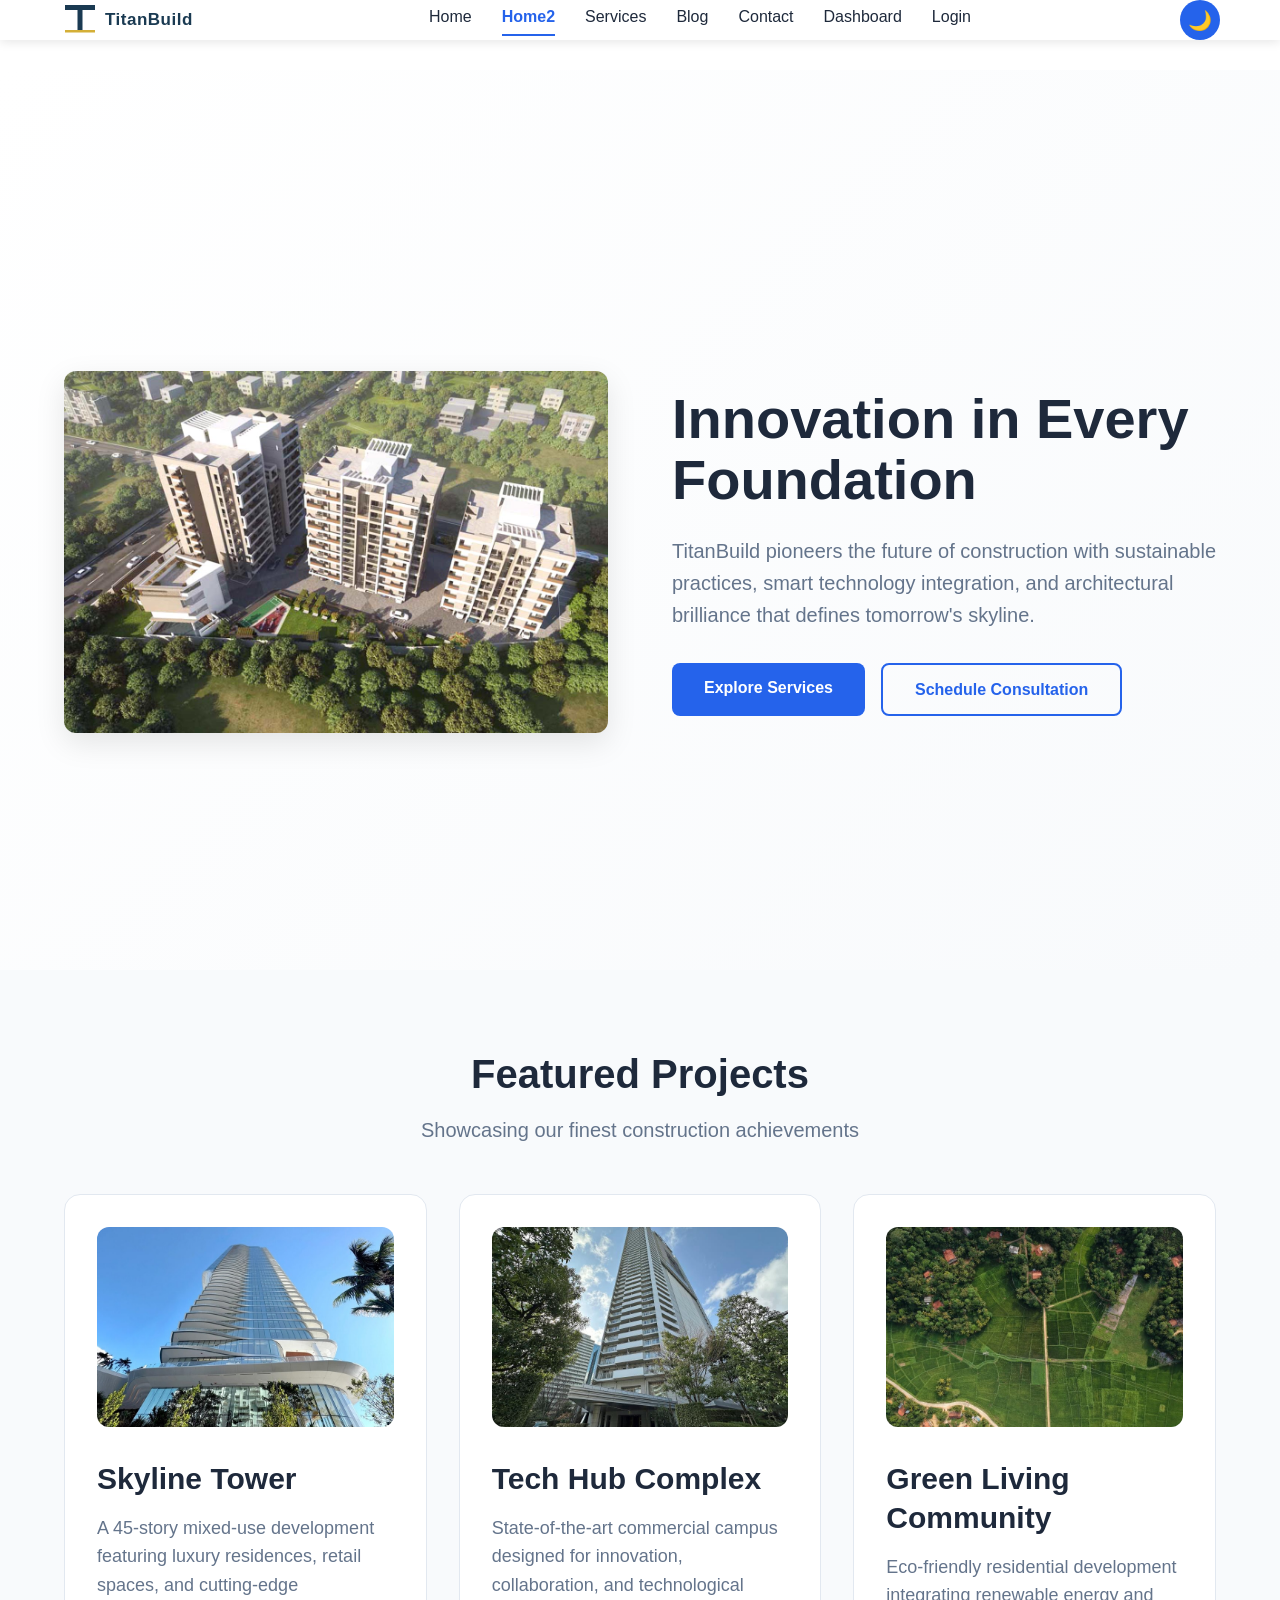
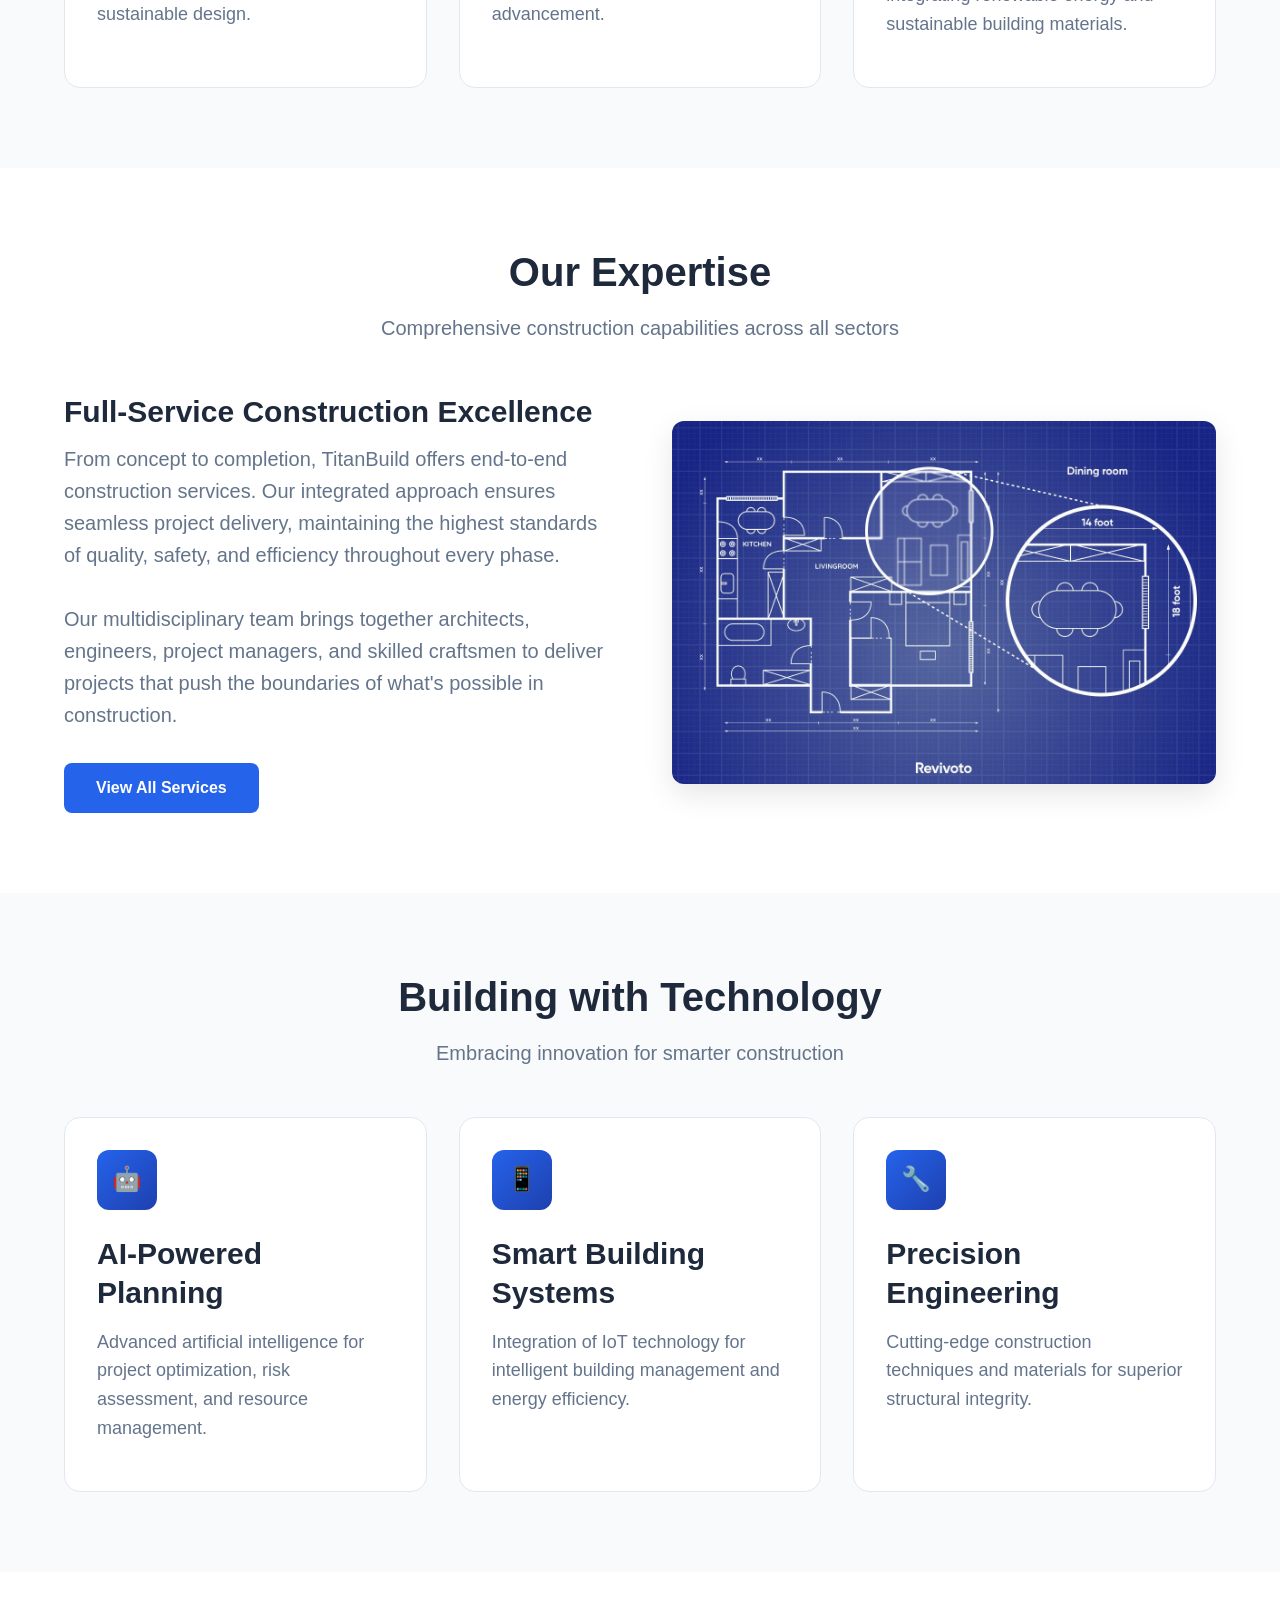
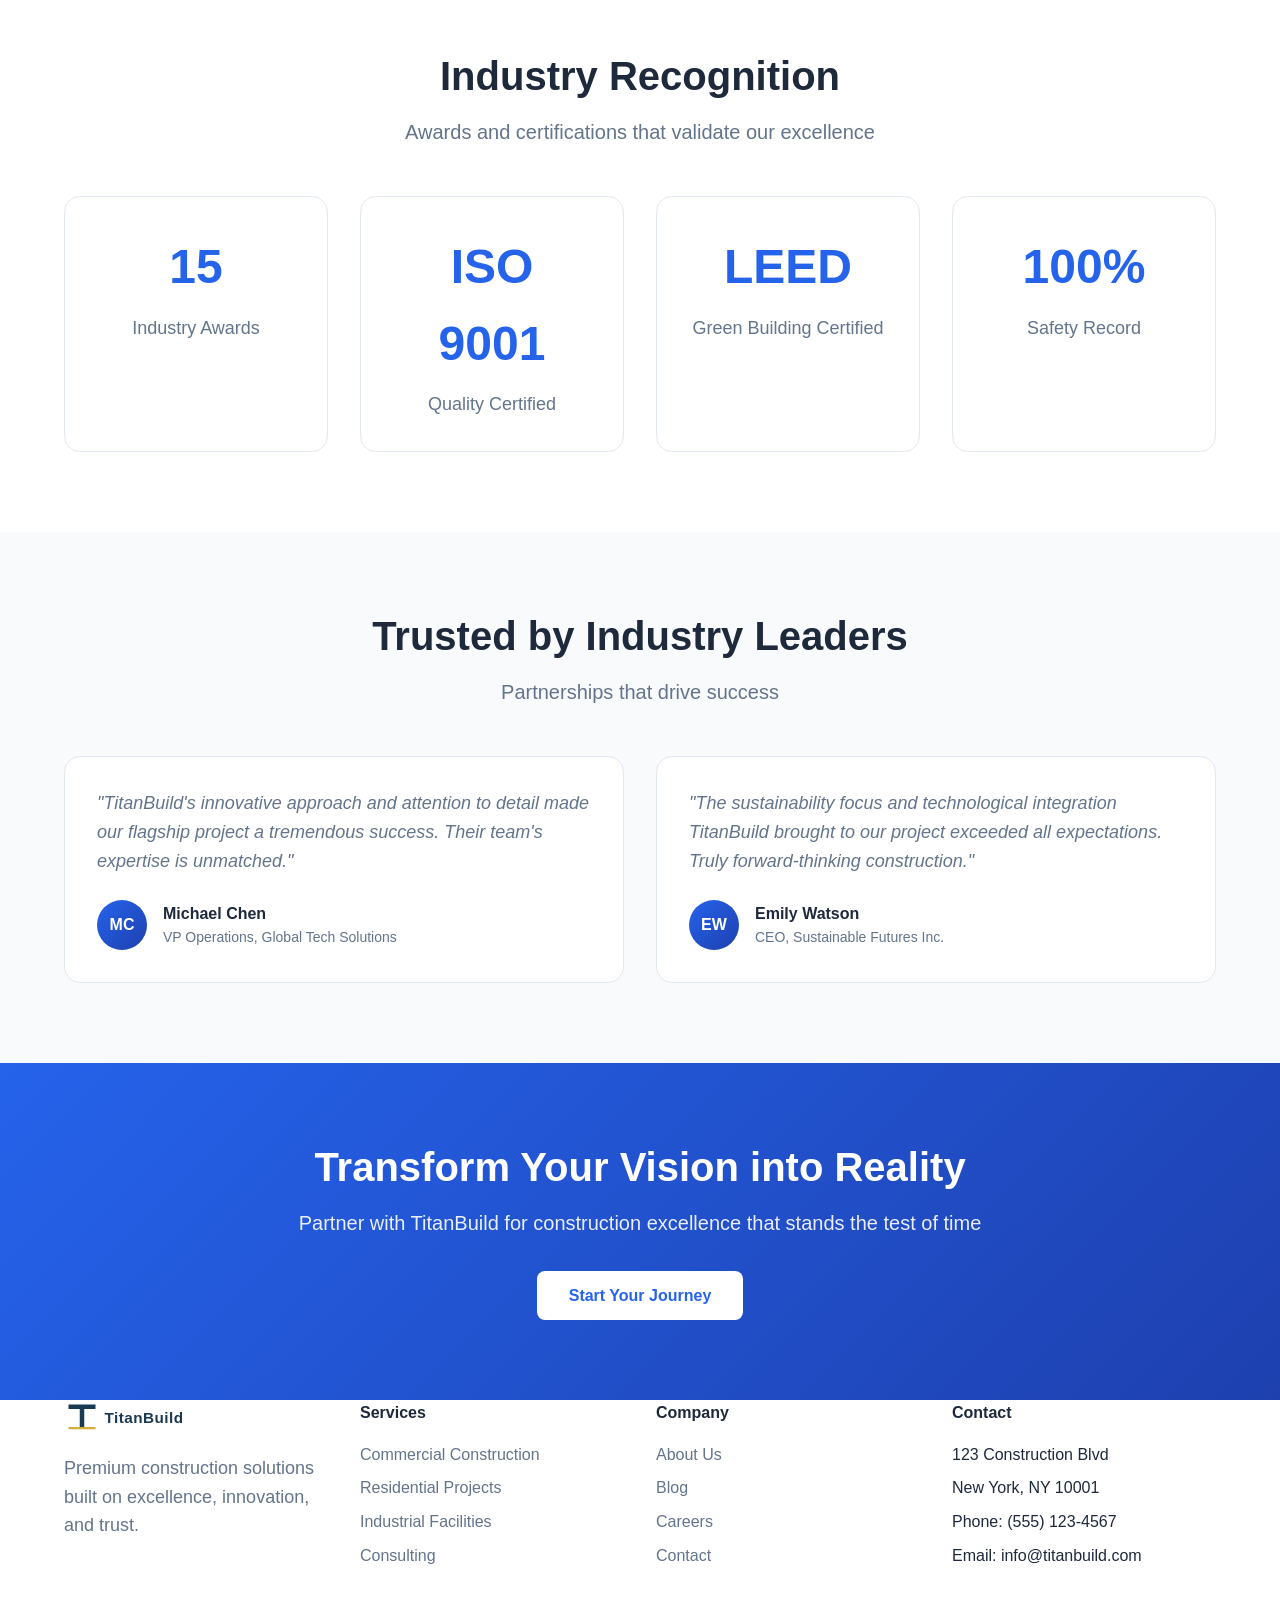
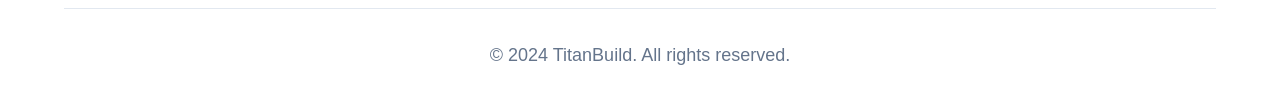
<file: home2.html>
<!DOCTYPE html>
<html lang="en">
<head>
    <meta charset="UTF-8">
    <meta name="viewport" content="width=device-width, initial-scale=1.0">
    <title>TitanBuild - Premium Construction Solutions | Home</title>
    <meta name="description" content="TitanBuild - Alternative homepage showcasing our premium construction portfolio and innovative building solutions.">
    <link rel="stylesheet" href="assets/css/main.css">
    <link rel="preconnect" href="https://fonts.googleapis.com">
    <link rel="preconnect" href="https://fonts.gstatic.com" crossorigin>
    <link rel="icon" type="image/svg+xml" href="assets/images/favicon.svg">
</head>
<body>
    <!-- NAVBAR -->
    <nav class="navbar">
        <div class="nav-container">
            <a href="index.html" class="logo">
                <img src="assets/images/logo.svg" alt="TitanBuild Logo">
            </a>
            <ul class="nav-links">
                <li><a href="index.html">Home</a></li>
                <li><a href="home2.html">Home2</a></li>
                <li><a href="services.html">Services</a></li>
                <li><a href="blog.html">Blog</a></li>
                <li><a href="contact.html">Contact</a></li>
                <li><a href="dashboard.html">Dashboard</a></li>
                <li><a href="login.html">Login</a></li>
                <li class="mobile-theme-toggle">
                    <button class="theme-toggle">🌙 Dark Mode</button>
                </li>
            </ul>
            <div class="nav-actions">
                <button class="theme-toggle">🌙</button>
            </div>
            <div class="hamburger">
                <span></span>
                <span></span>
                <span></span>
            </div>
        </div>
    </nav>

    <!-- MOBILE MENU -->
    <div class="mobile-menu">
        <button class="mobile-menu-close">✕</button>
        <ul class="mobile-nav-links">
            <li><a href="index.html">Home</a></li>
            <li><a href="home2.html">Home2</a></li>
            <li><a href="services.html">Services</a></li>
            <li><a href="blog.html">Blog</a></li>
            <li><a href="contact.html">Contact</a></li>
            <li><a href="dashboard.html">Dashboard</a></li>
            <li><a href="login.html">Login</a></li>
        </ul>
    </div>

    <!-- HERO SECTION -->
    <section class="hero">
        <div class="container">
            <div class="hero-content">
                <div class="hero-image">
                    <img src="assets/images/hero-alt.jpg" alt="Modern Architecture">
                </div>
                <div class="hero-text">
                    <h1>Innovation in Every Foundation</h1>
                    <p>TitanBuild pioneers the future of construction with sustainable practices, smart technology integration, and architectural brilliance that defines tomorrow's skyline.</p>
                    <div class="hero-buttons">
                        <a href="services.html" class="btn btn-primary">Explore Services</a>
                        <a href="contact.html" class="btn btn-secondary">Schedule Consultation</a>
                    </div>
                </div>
            </div>
        </div>
    </section>

    <!-- PORTFOLIO HIGHLIGHT -->
    <section class="section section-alt">
        <div class="container">
            <div class="section-header">
                <h2>Featured Projects</h2>
                <p>Showcasing our finest construction achievements</p>
            </div>
            <div class="card-grid">
                <div class="card">
                    <img src="assets/images/project1.jpg" alt="Skyline Tower">
                    <h3>Skyline Tower</h3>
                    <p>A 45-story mixed-use development featuring luxury residences, retail spaces, and cutting-edge sustainable design.</p>
                </div>
                <div class="card">
                    <img src="assets/images/project2.jpg" alt="Tech Hub Complex">
                    <h3>Tech Hub Complex</h3>
                    <p>State-of-the-art commercial campus designed for innovation, collaboration, and technological advancement.</p>
                </div>
                <div class="card">
                    <img src="assets/images/project3.jpg" alt="Green Living Community">
                    <h3>Green Living Community</h3>
                    <p>Eco-friendly residential development integrating renewable energy and sustainable building materials.</p>
                </div>
            </div>
        </div>
    </section>

    <!-- EXPERTISE SECTION -->
    <section class="section">
        <div class="container">
            <div class="section-header">
                <h2>Our Expertise</h2>
                <p>Comprehensive construction capabilities across all sectors</p>
            </div>
            <div class="hero-content">
                <div class="hero-text">
                    <h3>Full-Service Construction Excellence</h3>
                    <p>From concept to completion, TitanBuild offers end-to-end construction services. Our integrated approach ensures seamless project delivery, maintaining the highest standards of quality, safety, and efficiency throughout every phase.</p>
                    <p>Our multidisciplinary team brings together architects, engineers, project managers, and skilled craftsmen to deliver projects that push the boundaries of what's possible in construction.</p>
                    <div class="hero-buttons">
                        <a href="services.html" class="btn btn-primary">View All Services</a>
                    </div>
                </div>
                <div class="hero-image">
                    <img src="assets/images/expertise.jpg" alt="Construction Expertise">
                </div>
            </div>
        </div>
    </section>

    <!-- TECHNOLOGY SECTION -->
    <section class="section section-alt">
        <div class="container">
            <div class="section-header">
                <h2>Building with Technology</h2>
                <p>Embracing innovation for smarter construction</p>
            </div>
            <div class="card-grid">
                <div class="card">
                    <div class="card-icon">🤖</div>
                    <h3>AI-Powered Planning</h3>
                    <p>Advanced artificial intelligence for project optimization, risk assessment, and resource management.</p>
                </div>
                <div class="card">
                    <div class="card-icon">📱</div>
                    <h3>Smart Building Systems</h3>
                    <p>Integration of IoT technology for intelligent building management and energy efficiency.</p>
                </div>
                <div class="card">
                    <div class="card-icon">🔧</div>
                    <h3>Precision Engineering</h3>
                    <p>Cutting-edge construction techniques and materials for superior structural integrity.</p>
                </div>
            </div>
        </div>
    </section>

    <!-- ACHIEVEMENTS SECTION -->
    <section class="section">
        <div class="container">
            <div class="section-header">
                <h2>Industry Recognition</h2>
                <p>Awards and certifications that validate our excellence</p>
            </div>
            <div class="stats-grid">
                <div class="stat-card">
                    <div class="stat-number">15</div>
                    <div class="stat-label">Industry Awards</div>
                </div>
                <div class="stat-card">
                    <div class="stat-number">ISO 9001</div>
                    <div class="stat-label">Quality Certified</div>
                </div>
                <div class="stat-card">
                    <div class="stat-number">LEED</div>
                    <div class="stat-label">Green Building Certified</div>
                </div>
                <div class="stat-card">
                    <div class="stat-number">100%</div>
                    <div class="stat-label">Safety Record</div>
                </div>
            </div>
        </div>
    </section>

    <!-- CLIENT SUCCESS -->
    <section class="section section-alt">
        <div class="container">
            <div class="section-header">
                <h2>Trusted by Industry Leaders</h2>
                <p>Partnerships that drive success</p>
            </div>
            <div class="card-grid">
                <div class="testimonial-card">
                    <div class="testimonial-text">
                        "TitanBuild's innovative approach and attention to detail made our flagship project a tremendous success. Their team's expertise is unmatched."
                    </div>
                    <div class="testimonial-author">
                        <div class="testimonial-avatar">MC</div>
                        <div>
                            <div class="testimonial-name">Michael Chen</div>
                            <div class="testimonial-role">VP Operations, Global Tech Solutions</div>
                        </div>
                    </div>
                </div>
                <div class="testimonial-card">
                    <div class="testimonial-text">
                        "The sustainability focus and technological integration TitanBuild brought to our project exceeded all expectations. Truly forward-thinking construction."
                    </div>
                    <div class="testimonial-author">
                        <div class="testimonial-avatar">EW</div>
                        <div>
                            <div class="testimonial-name">Emily Watson</div>
                            <div class="testimonial-role">CEO, Sustainable Futures Inc.</div>
                        </div>
                    </div>
                </div>
            </div>
        </div>
    </section>

    <!-- CTA SECTION -->
    <section class="cta">
        <div class="container">
            <h2>Transform Your Vision into Reality</h2>
            <p>Partner with TitanBuild for construction excellence that stands the test of time</p>
            <a href="contact.html" class="btn btn-accent">Start Your Journey</a>
        </div>
    </section>

    <!-- FOOTER -->
   <footer class="footer">
        <div class="container">
            <div class="footer-content">
      <div class="footer-section">
    <div class="footer-brand">
        <a href="index.html">
            <img src="assets/images/logo.svg" alt="TitanBuild Logo">
        </a>
    </div>

    <p class="footer-description">
        Premium construction solutions built on excellence, innovation, and trust.
    </p>
</div>   <div class="footer-section">
                    <h4>Services</h4>
                    <ul>
                        <li><a href="services.html">Commercial Construction</a></li>
                        <li><a href="services.html"> Residential Projects</a></li>
                        <li><a href="services.html">Industrial Facilities</a></li>
                        <li><a href="services.html">Consulting</a></li>
                    </ul>
                </div>
                <div class="footer-section">
                    <h4>Company</h4>
                    <ul>
                        <li><a href="about.html">About Us</a></li>
                        <li><a href="blog.html">Blog</a></li>
                        <li><a href="careers.html">Careers</a></li>
                        <li><a href="contact.html">Contact</a></li>
                    </ul>
                </div>
                <div class="footer-section">
                    <h4>Contact</h4>
                    <ul>
                        <li>123 Construction Blvd</li>
                        <li>New York, NY 10001</li>
                        <li>Phone: (555) 123-4567</li>
                        <li>Email: info@titanbuild.com</li>
                    </ul>
                </div>
            </div>
            <div class="footer-bottom">
                <p>&copy; 2024 TitanBuild. All rights reserved.</p>
            </div>
        </div>
    </footer>
    <script src="assets/js/script.js"></script>
    <button id="scrollTopBtn">↑</button>
</body>
</html>
</file>
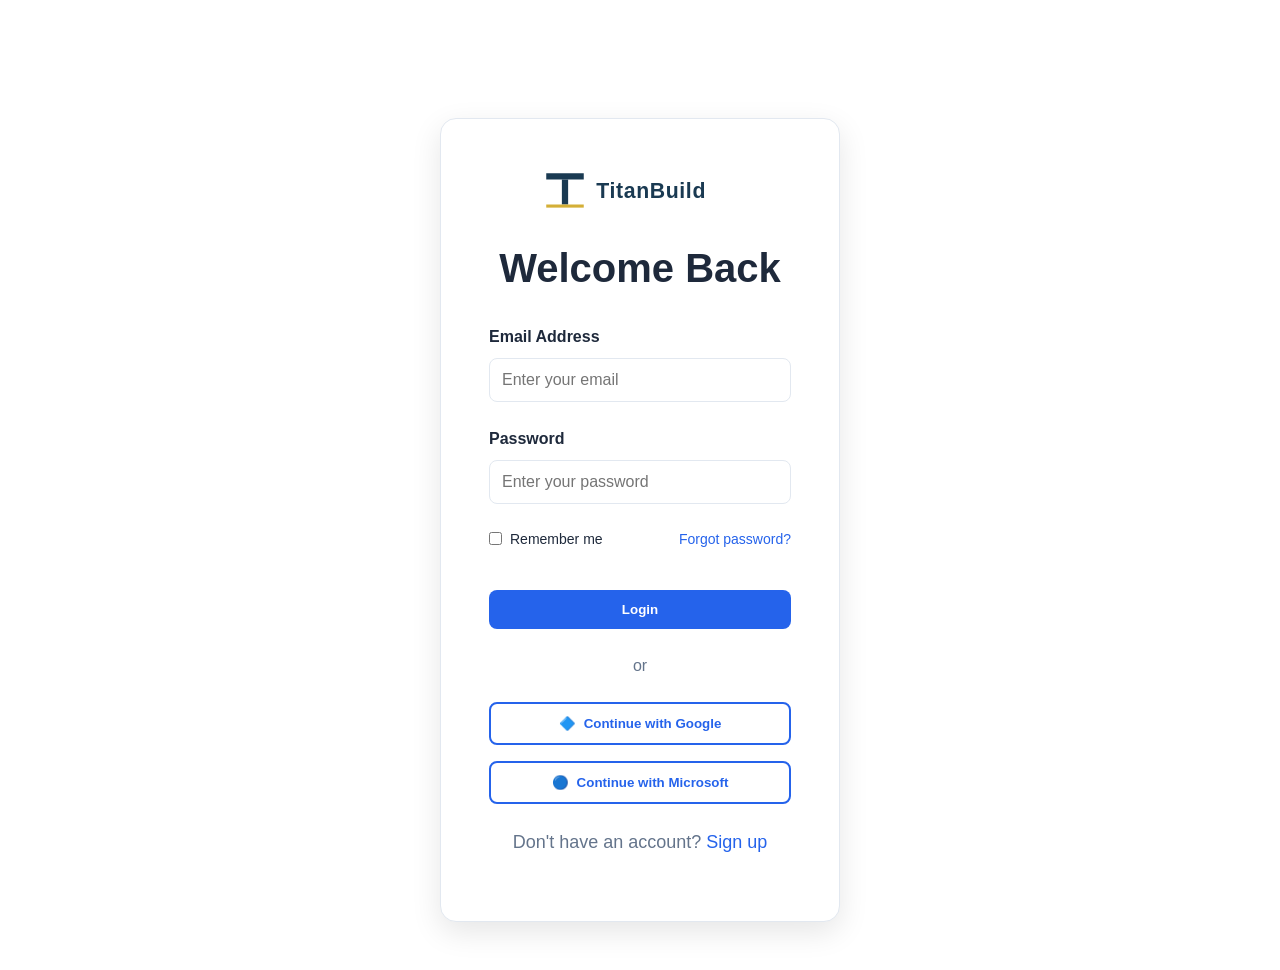
<file: login.html>
<!DOCTYPE html>
<html lang="en">
<head>
    <meta charset="UTF-8">
    <meta name="viewport" content="width=device-width, initial-scale=1.0">
    <title>Login - TitanBuild | Access Your Account</title>
    <meta name="description" content="Login to your TitanBuild account to access project dashboard, manage services, and view your construction projects.">
    <link rel="stylesheet" href="assets/css/main.css">
    <link rel="preconnect" href="https://fonts.googleapis.com">
    <link rel="preconnect" href="https://fonts.gstatic.com" crossorigin>
    <link rel="icon" type="image/svg+xml" href="assets/images/favicon.svg">
</head>
<body class="login-page">
    <!-- LOGIN CONTAINER -->
    <div class="auth-container">
        <div class="auth-card">
            <div class="auth-logo">
                <a href="index.html">
                    <img src="assets/images/logo.svg" alt="TitanBuild Logo">
                </a>
            </div>
            <div class="auth-header">
                <h2>Welcome Back</h2>
            </div>
            
            <form class="auth-form" id="loginForm">
                <div class="form-group">
                    <label for="email">Email Address</label>
                    <input type="email" id="email" name="email" required placeholder="Enter your email">
                </div>
                
                <div class="form-group">
                    <label for="password">Password</label>
                    <input type="password" id="password" name="password" required placeholder="Enter your password">
                </div>
                
                <div style="display: flex; justify-content: space-between; align-items: center; margin-bottom: 1.5rem;">
                    <label style="display: flex; align-items: center; gap: 0.5rem; color: var(--text-color);">
                        <input type="checkbox" name="remember" style="width: auto;">
                        <span style="font-size: 0.875rem;">Remember me</span>
                    </label>
                    <a href="#" style="color: var(--primary); text-decoration: none; font-size: 0.875rem;">Forgot password?</a>
                </div>
                
                <button type="submit" class="btn btn-primary">Login</button>
            </form>
            
            <div class="auth-divider">or</div>
            
            <div style="display: flex; flex-direction: column; gap: 1rem;">
                <button class="btn btn-secondary" style="display: flex; align-items: center; justify-content: center; gap: 0.5rem;">
                    <span>🔷</span> Continue with Google
                </button>
                <button class="btn btn-secondary" style="display: flex; align-items: center; justify-content: center; gap: 0.5rem;">
                    <span>🔵</span> Continue with Microsoft
                </button>
            </div>
            
            <div class="auth-links">
                <p>Don't have an account? <a href="signup.html">Sign up</a></p>
            </div>
        </div>
    </div>

    <script src="assets/js/script.js"></script>
    <button id="scrollTopBtn">↑</button>
</body>
</html>
</file>
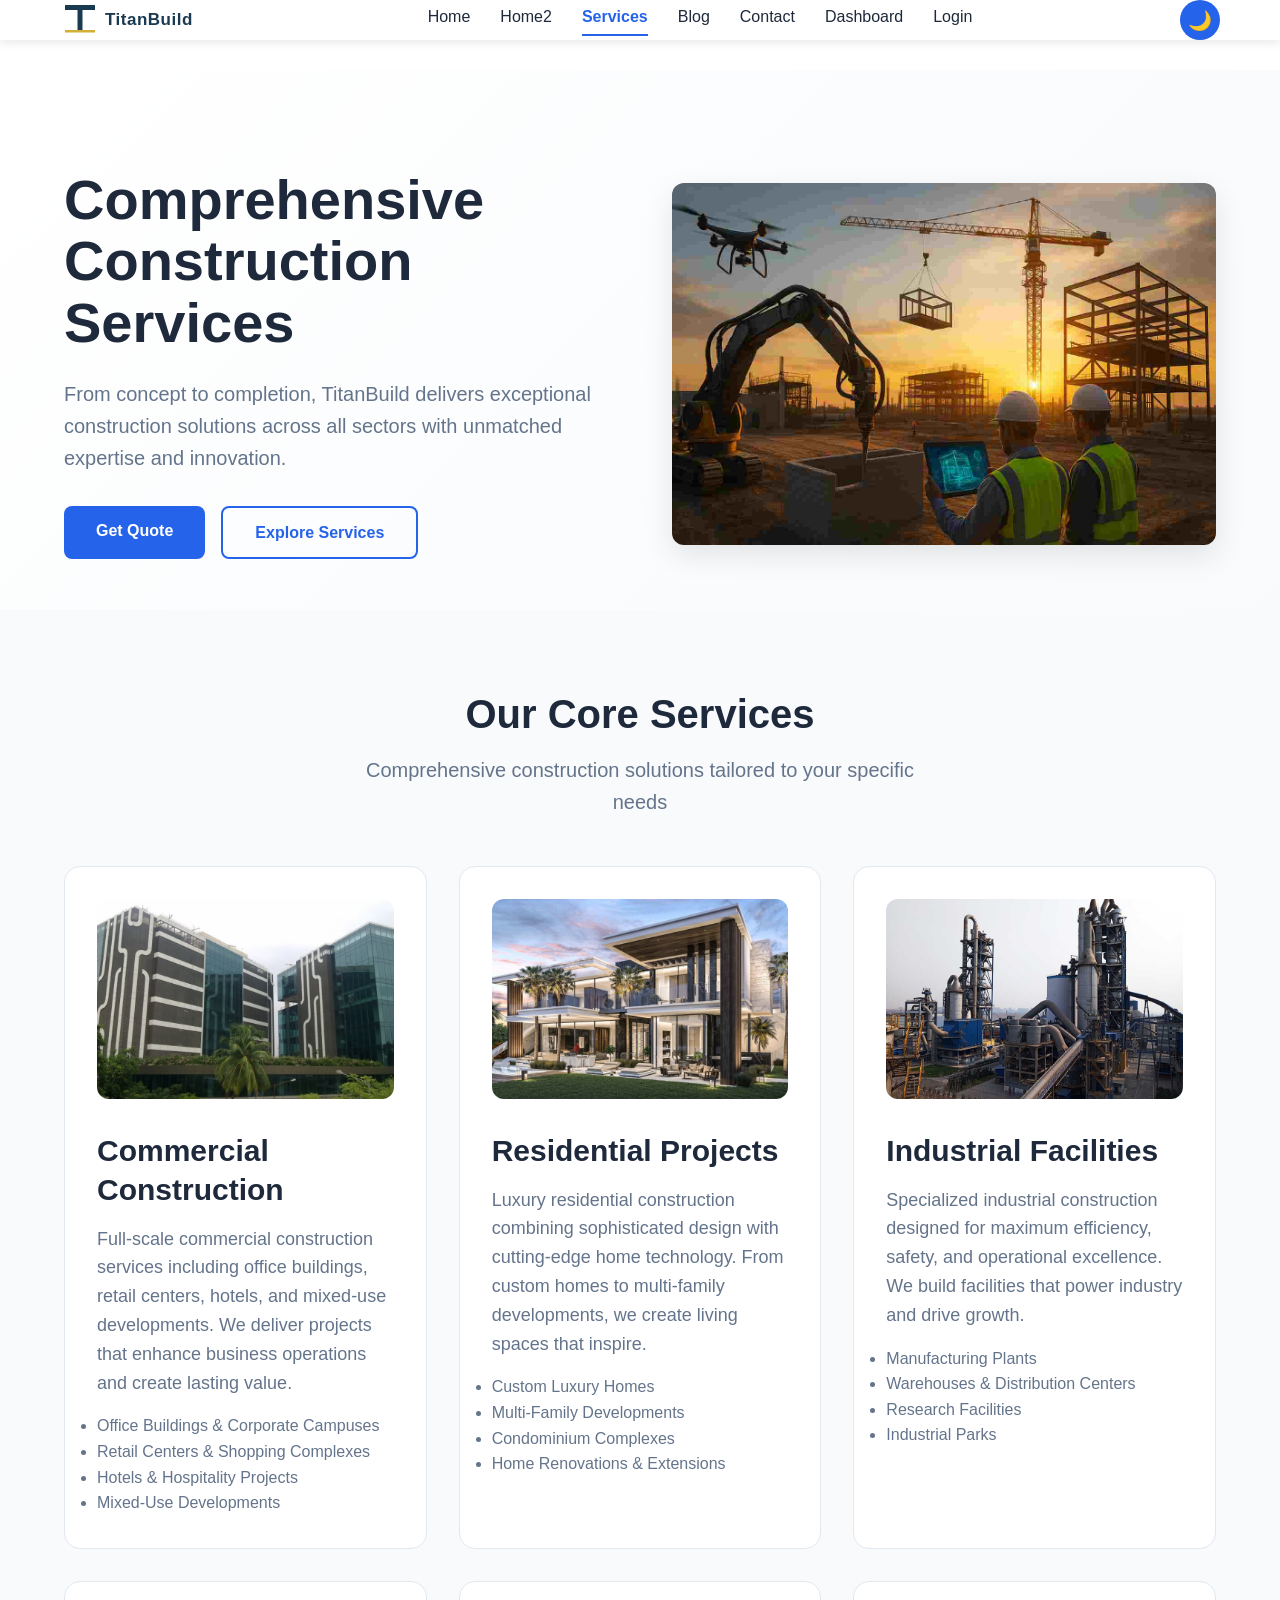
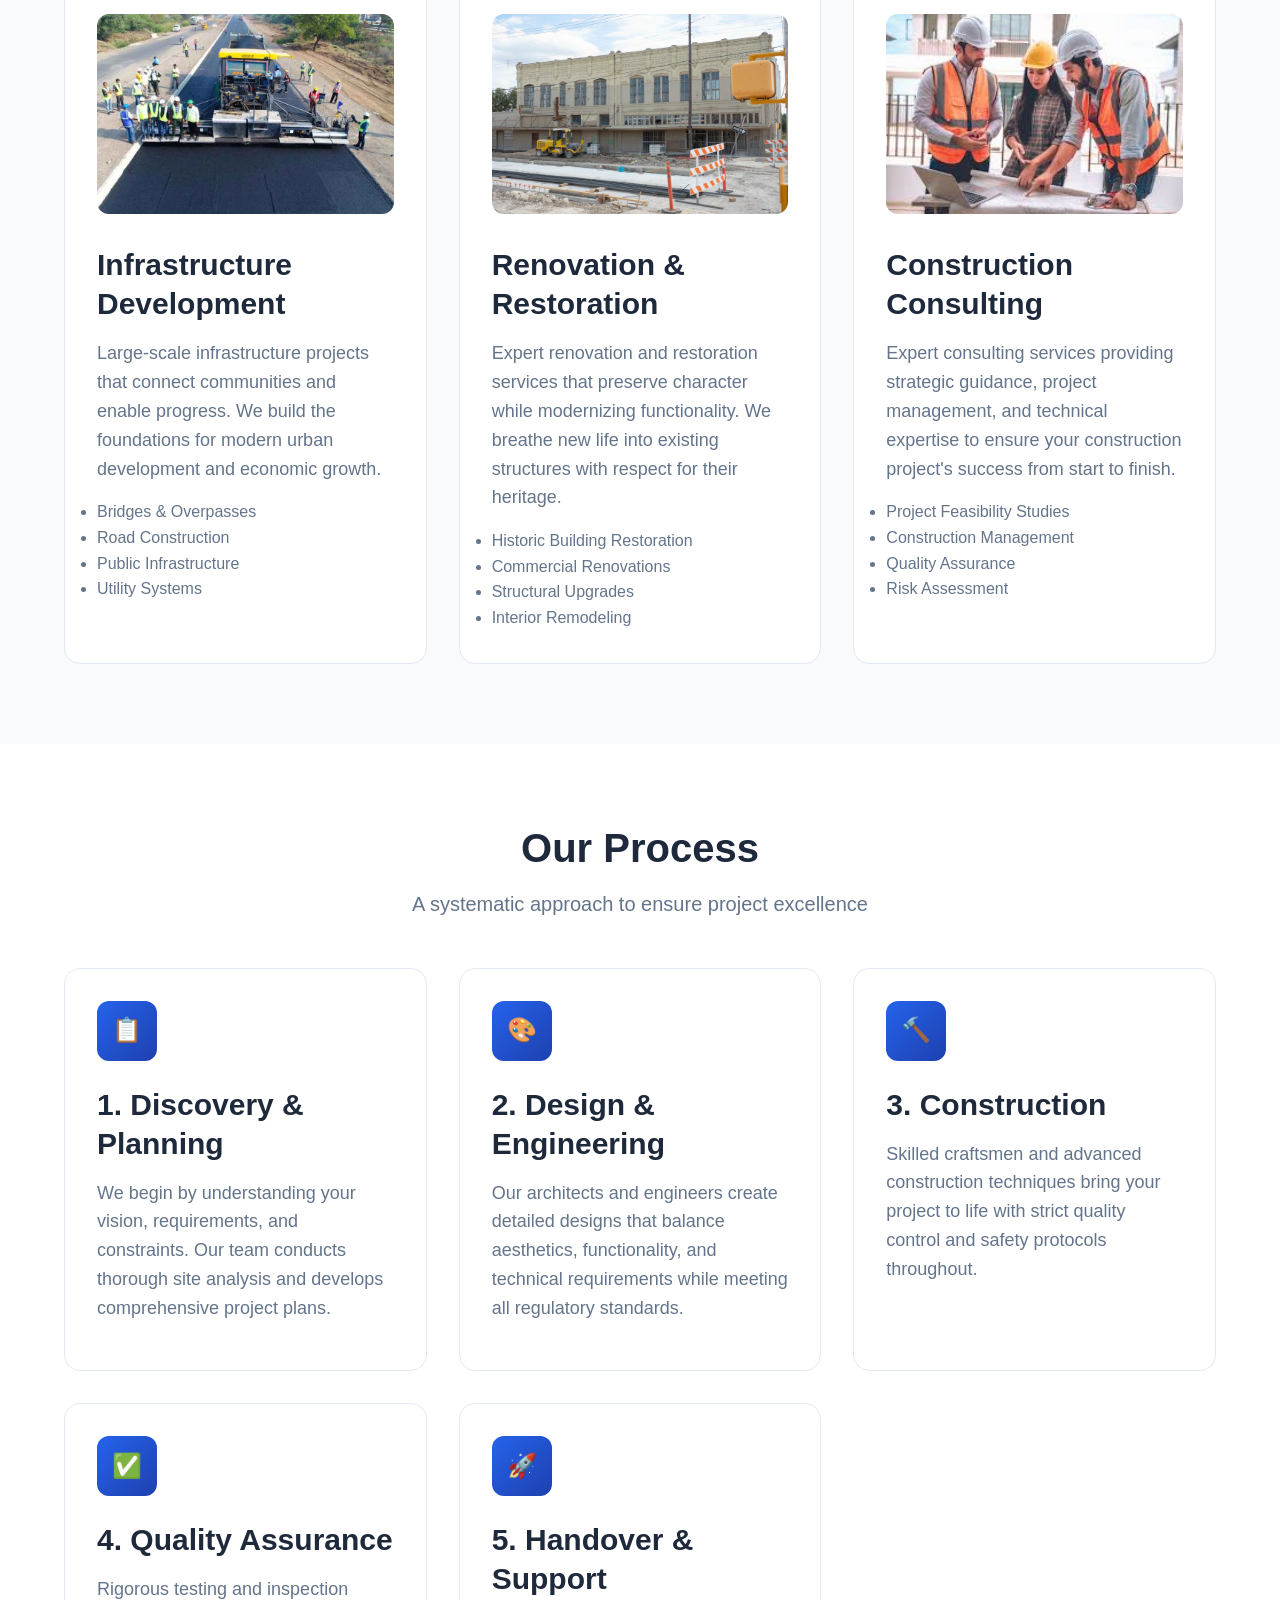
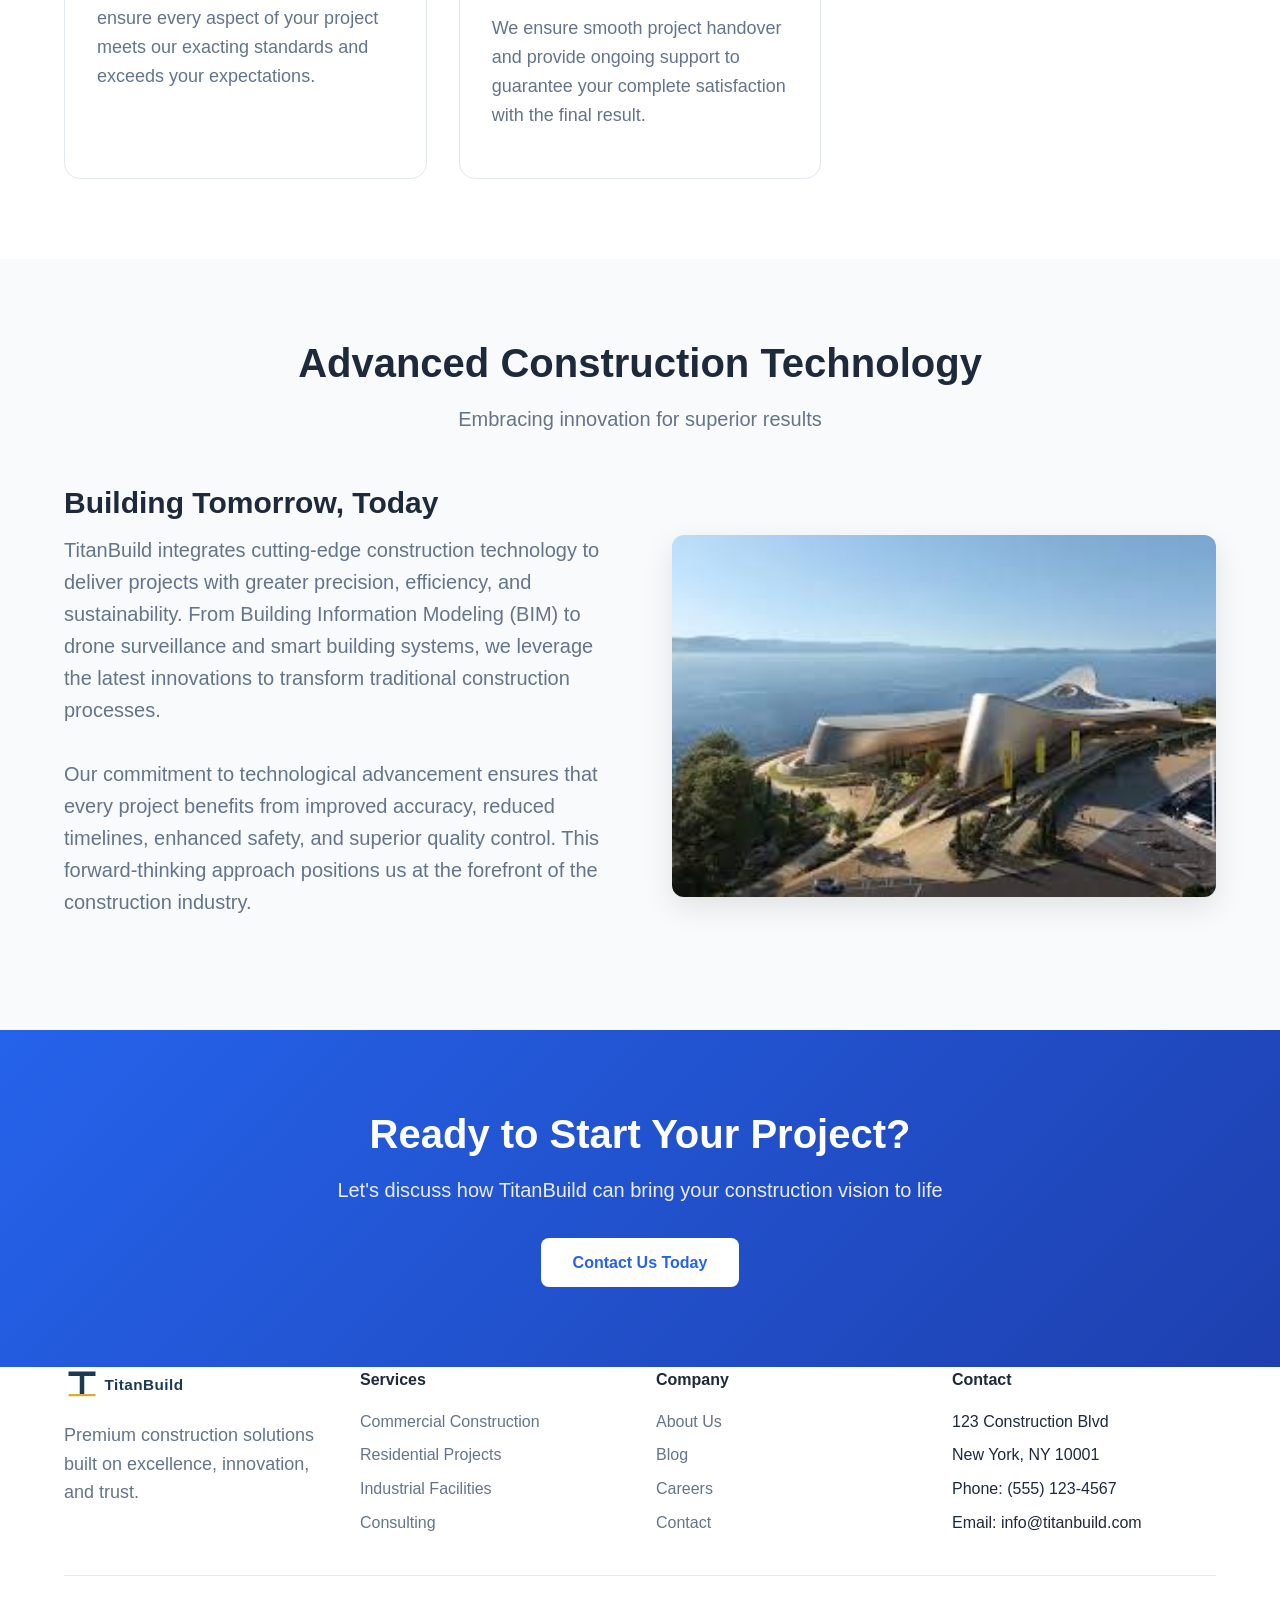
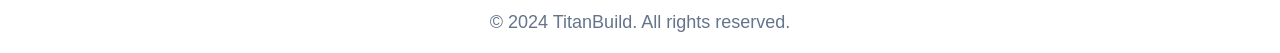
<file: services.html>
<!DOCTYPE html>
<html lang="en">
<head>
    <meta charset="UTF-8">
    <meta name="viewport" content="width=device-width, initial-scale=1.0">
    <title>Services - TitanBuild | Premium Construction Solutions</title>
    <meta name="description" content="TitanBuild offers comprehensive construction services including commercial, residential, and industrial projects with cutting-edge technology and sustainable practices.">
    <link rel="stylesheet" href="assets/css/main.css">
    <link rel="preconnect" href="https://fonts.googleapis.com">
    <link rel="preconnect" href="https://fonts.gstatic.com" crossorigin>
    <link rel="icon" type="image/svg+xml" href="assets/images/favicon.svg">
</head>
<body>
    <!-- NAVBAR -->
    <nav class="navbar">
        <div class="nav-container">
            <a href="index.html" class="logo">
                <img src="assets/images/logo.svg" alt="TitanBuild Logo">
            </a>
            <ul class="nav-links">
                <li><a href="index.html">Home</a></li>
                <li><a href="home2.html">Home2</a></li>
                <li><a href="services.html">Services</a></li>
                <li><a href="blog.html">Blog</a></li>
                <li><a href="contact.html">Contact</a></li>
                <li><a href="dashboard.html">Dashboard</a></li>
                <li><a href="login.html">Login</a></li>
                <li class="mobile-theme-toggle">
                    <button class="theme-toggle">🌙 Dark Mode</button>
                </li>
            </ul>
            <div class="nav-actions">
                <button class="theme-toggle">🌙</button>
            </div>
            <div class="hamburger">
                <span></span>
                <span></span>
                <span></span>
            </div>
        </div>
    </nav>

    <!-- MOBILE MENU -->
    <div class="mobile-menu">
        <button class="mobile-menu-close">✕</button>
        <ul class="mobile-nav-links">
            <li><a href="index.html">Home</a></li>
            <li><a href="home2.html">Home2</a></li>
            <li><a href="services.html">Services</a></li>
            <li><a href="blog.html">Blog</a></li>
            <li><a href="contact.html">Contact</a></li>
            <li><a href="dashboard.html">Dashboard</a></li>
            <li><a href="login.html">Login</a></li>
        </ul>
    </div>

    <!-- HERO SECTION -->
    <section class="hero hero-small">
    <div class="container">
        <div class="hero-content">

            <div class="hero-text">
                <h1>Comprehensive Construction Services</h1>
                <p>From concept to completion, TitanBuild delivers exceptional construction solutions across all sectors with unmatched expertise and innovation.</p>

                <div class="hero-buttons">
                    <a href="contact.html" class="btn btn-primary">Get Quote</a>
                    <a href="#services" class="btn btn-secondary">Explore Services</a>
                </div>
            </div>

            <div class="hero-image">
                <img src="assets/images/service-hero.jpg" alt="Construction Services">
            </div>

        </div>
    </div>
</section>
    <!-- SERVICES SECTION -->
    <section class="section section-alt" id="services">
        <div class="container">
            <div class="section-header">
                <h2>Our Core Services</h2>
                <p>Comprehensive construction solutions tailored to your specific needs</p>
            </div>
            <div class="card-grid">
                <div class="card">
                    <img src="assets/images/commercial-service.jpg" alt="Commercial Construction">
                    <h3>Commercial Construction</h3>
                    <p>Full-scale commercial construction services including office buildings, retail centers, hotels, and mixed-use developments. We deliver projects that enhance business operations and create lasting value.</p>
                    <ul style="margin-top: 1rem; color: var(--text-secondary);">
                        <li>Office Buildings & Corporate Campuses</li>
                        <li>Retail Centers & Shopping Complexes</li>
                        <li>Hotels & Hospitality Projects</li>
                        <li>Mixed-Use Developments</li>
                    </ul>
                </div>
                <div class="card">
                    <img src="assets/images/residential-service.jpg" alt="Residential Construction">
                    <h3>Residential Projects</h3>
                    <p>Luxury residential construction combining sophisticated design with cutting-edge home technology. From custom homes to multi-family developments, we create living spaces that inspire.</p>
                    <ul style="margin-top: 1rem; color: var(--text-secondary);">
                        <li>Custom Luxury Homes</li>
                        <li>Multi-Family Developments</li>
                        <li>Condominium Complexes</li>
                        <li>Home Renovations & Extensions</li>
                    </ul>
                </div>
                <div class="card">
                    <img src="assets/images/industrial-service.jpg" alt="Industrial Construction">
                    <h3>Industrial Facilities</h3>
                    <p>Specialized industrial construction designed for maximum efficiency, safety, and operational excellence. We build facilities that power industry and drive growth.</p>
                    <ul style="margin-top: 1rem; color: var(--text-secondary);">
                        <li>Manufacturing Plants</li>
                        <li>Warehouses & Distribution Centers</li>
                        <li>Research Facilities</li>
                        <li>Industrial Parks</li>
                    </ul>
                </div>
                <div class="card">
                    <img src="assets/images/infrastructure-service.jpg" alt="Infrastructure Projects">
                    <h3>Infrastructure Development</h3>
                    <p>Large-scale infrastructure projects that connect communities and enable progress. We build the foundations for modern urban development and economic growth.</p>
                    <ul style="margin-top: 1rem; color: var(--text-secondary);">
                        <li>Bridges & Overpasses</li>
                        <li>Road Construction</li>
                        <li>Public Infrastructure</li>
                        <li>Utility Systems</li>
                    </ul>
                </div>
                <div class="card">
                    <img src="assets/images/renovation-service.jpg" alt="Renovation & Restoration">
                    <h3>Renovation & Restoration</h3>
                    <p>Expert renovation and restoration services that preserve character while modernizing functionality. We breathe new life into existing structures with respect for their heritage.</p>
                    <ul style="margin-top: 1rem; color: var(--text-secondary);">
                        <li>Historic Building Restoration</li>
                        <li>Commercial Renovations</li>
                        <li>Structural Upgrades</li>
                        <li>Interior Remodeling</li>
                    </ul>
                </div>
                <div class="card">
                    <img src="assets/images/consulting-service.jpg" alt="Construction Consulting">
                    <h3>Construction Consulting</h3>
                    <p>Expert consulting services providing strategic guidance, project management, and technical expertise to ensure your construction project's success from start to finish.</p>
                    <ul style="margin-top: 1rem; color: var(--text-secondary);">
                        <li>Project Feasibility Studies</li>
                        <li>Construction Management</li>
                        <li>Quality Assurance</li>
                        <li>Risk Assessment</li>
                    </ul>
                </div>
            </div>
        </div>
    </section>

    <!-- PROCESS SECTION -->
    <section class="section">
        <div class="container">
            <div class="section-header">
                <h2>Our Process</h2>
                <p>A systematic approach to ensure project excellence</p>
            </div>
            <div class="card-grid">
                <div class="card">
                    <div class="card-icon">📋</div>
                    <h3>1. Discovery & Planning</h3>
                    <p>We begin by understanding your vision, requirements, and constraints. Our team conducts thorough site analysis and develops comprehensive project plans.</p>
                </div>
                <div class="card">
                    <div class="card-icon">🎨</div>
                    <h3>2. Design & Engineering</h3>
                    <p>Our architects and engineers create detailed designs that balance aesthetics, functionality, and technical requirements while meeting all regulatory standards.</p>
                </div>
                <div class="card">
                    <div class="card-icon">🔨</div>
                    <h3>3. Construction</h3>
                    <p>Skilled craftsmen and advanced construction techniques bring your project to life with strict quality control and safety protocols throughout.</p>
                </div>
                <div class="card">
                    <div class="card-icon">✅</div>
                    <h3>4. Quality Assurance</h3>
                    <p>Rigorous testing and inspection ensure every aspect of your project meets our exacting standards and exceeds your expectations.</p>
                </div>
                <div class="card">
                    <div class="card-icon">🚀</div>
                    <h3>5. Handover & Support</h3>
                    <p>We ensure smooth project handover and provide ongoing support to guarantee your complete satisfaction with the final result.</p>
                </div>
            </div>
        </div>
    </section>

    <!-- TECHNOLOGY SECTION -->
    <section class="section section-alt">
        <div class="container">
            <div class="section-header">
                <h2>Advanced Construction Technology</h2>
                <p>Embracing innovation for superior results</p>
            </div>
            <div class="hero-content">
                <div class="hero-text">
                    <h3>Building Tomorrow, Today</h3>
                    <p>TitanBuild integrates cutting-edge construction technology to deliver projects with greater precision, efficiency, and sustainability. From Building Information Modeling (BIM) to drone surveillance and smart building systems, we leverage the latest innovations to transform traditional construction processes.</p>
                    <p>Our commitment to technological advancement ensures that every project benefits from improved accuracy, reduced timelines, enhanced safety, and superior quality control. This forward-thinking approach positions us at the forefront of the construction industry.</p>
                </div>
                <div class="hero-image">
                    <img src="assets/images/technology.jpg" alt="Construction Technology">
                </div>
            </div>
        </div>
    </section>

    <!-- CTA SECTION -->
    <section class="cta">
        <div class="container">
            <h2>Ready to Start Your Project?</h2>
            <p>Let's discuss how TitanBuild can bring your construction vision to life</p>
            <a href="contact.html" class="btn btn-accent">Contact Us Today</a>
        </div>
    </section>

    <!-- FOOTER -->
   <footer class="footer">
        <div class="container">
            <div class="footer-content">
      <div class="footer-section">
    <div class="footer-brand">
        <a href="index.html">
            <img src="assets/images/logo.svg" alt="TitanBuild Logo">
        </a>
    </div>

    <p class="footer-description">
        Premium construction solutions built on excellence, innovation, and trust.
    </p>
</div>   <div class="footer-section">
                    <h4>Services</h4>
                    <ul>
                        <li><a href="services.html">Commercial Construction</a></li>
                        <li><a href="services.html"> Residential Projects</a></li>
                        <li><a href="services.html">Industrial Facilities</a></li>
                        <li><a href="services.html">Consulting</a></li>
                    </ul>
                </div>
                <div class="footer-section">
                    <h4>Company</h4>
                    <ul>
                        <li><a href="about.html">About Us</a></li>
                        <li><a href="blog.html">Blog</a></li>
                        <li><a href="careers.html">Careers</a></li>
                        <li><a href="contact.html">Contact</a></li>
                    </ul>
                </div>
                <div class="footer-section">
                    <h4>Contact</h4>
                    <ul>
                        <li>123 Construction Blvd</li>
                        <li>New York, NY 10001</li>
                        <li>Phone: (555) 123-4567</li>
                        <li>Email: info@titanbuild.com</li>
                    </ul>
                </div>
            </div>
            <div class="footer-bottom">
                <p>&copy; 2024 TitanBuild. All rights reserved.</p>
            </div>
        </div>
    </footer>
    <script src="assets/js/script.js"></script>
    <button id="scrollTopBtn">↑</button>
</body>
</html>
</file>
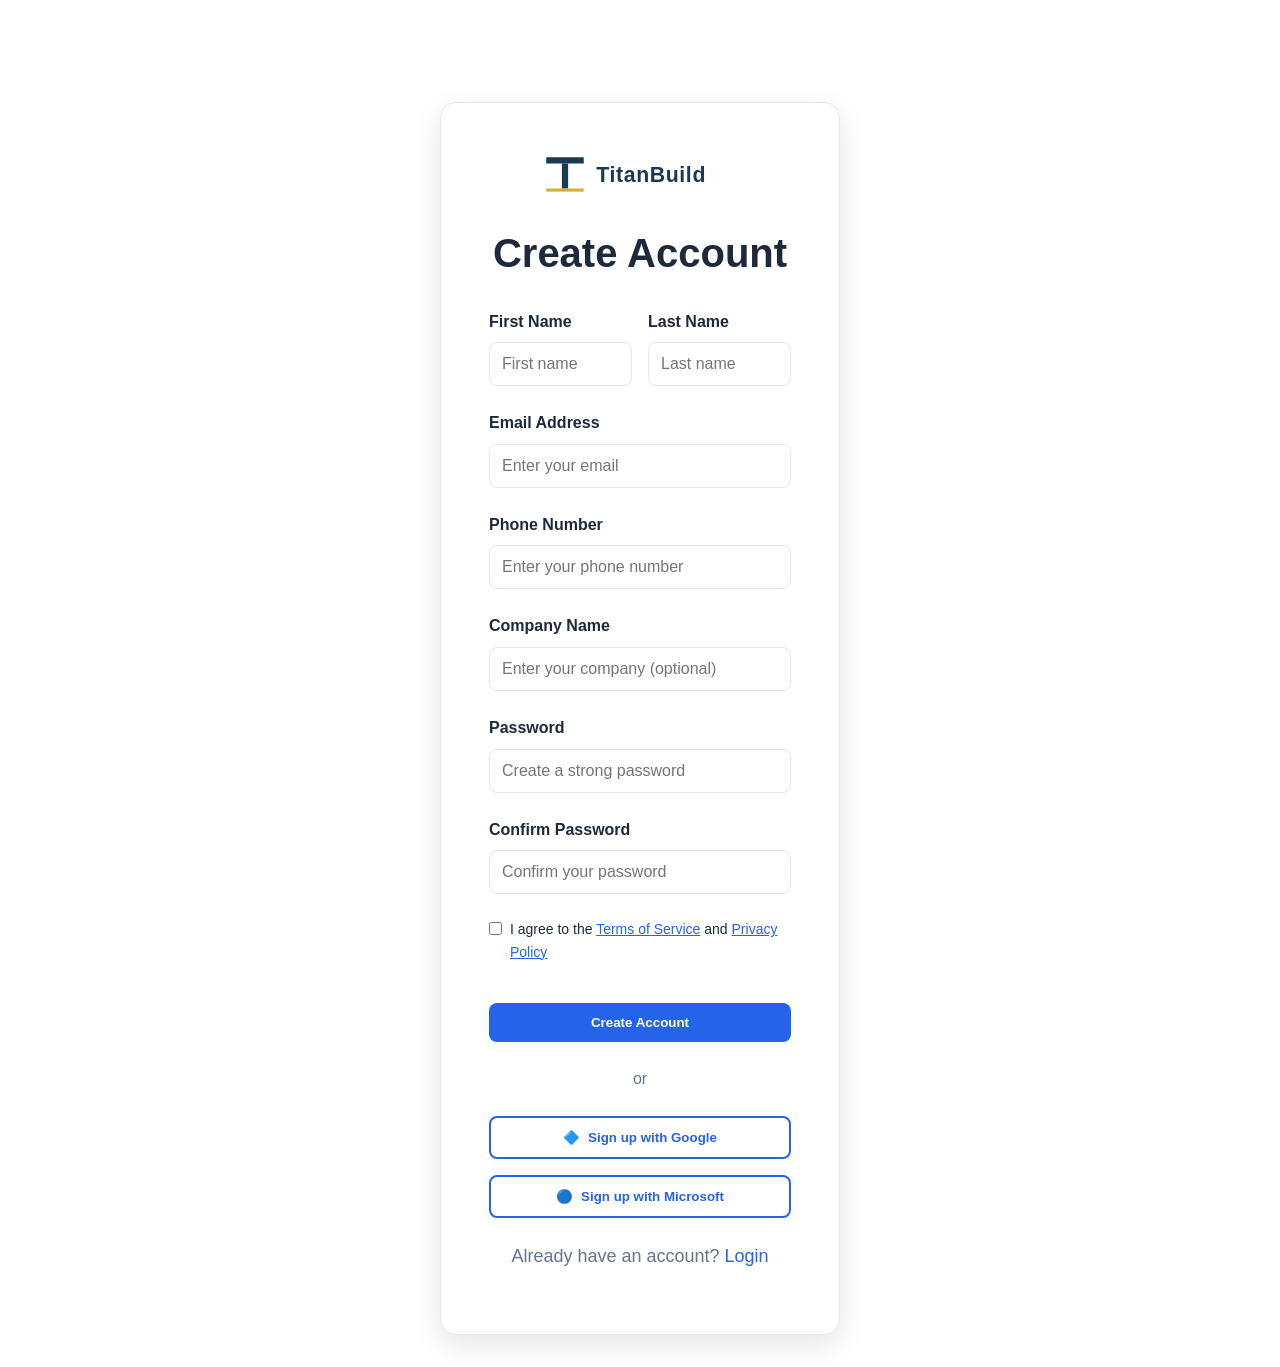
<file: signup.html>
<!DOCTYPE html>
<html lang="en">
<head>
    <meta charset="UTF-8">
    <meta name="viewport" content="width=device-width, initial-scale=1.0">
    <title>Signup - TitanBuild | Create Your Account</title>
    <meta name="description" content="Create your TitanBuild account to start managing construction projects, access services, and connect with our team.">
    <link rel="stylesheet" href="assets/css/main.css">
    <link rel="preconnect" href="https://fonts.googleapis.com">
    <link rel="preconnect" href="https://fonts.gstatic.com" crossorigin>
    <link rel="icon" type="image/svg+xml" href="assets/images/favicon.svg">
</head>
<body class="signup-page">
    <!-- SIGNUP CONTAINER -->
    <div class="auth-container">
        <div class="auth-card">
            <div class="auth-logo">
                <a href="index.html">
                    <img src="assets/images/logo.svg" alt="TitanBuild Logo">
                </a>
            </div>
            <div class="auth-header">
                <h2>Create Account</h2>
            </div>
            
            <form class="auth-form" id="signupForm">
                <div style="display: grid; grid-template-columns: 1fr 1fr; gap: 1rem;">
                    <div class="form-group">
                        <label for="firstName">First Name</label>
                        <input type="text" id="firstName" name="firstName" required placeholder="First name">
                    </div>
                    
                    <div class="form-group">
                        <label for="lastName">Last Name</label>
                        <input type="text" id="lastName" name="lastName" required placeholder="Last name">
                    </div>
                </div>
                
                <div class="form-group">
                    <label for="email">Email Address</label>
                    <input type="email" id="email" name="email" required placeholder="Enter your email">
                </div>
                
                <div class="form-group">
                    <label for="phone">Phone Number</label>
                    <input type="tel" id="phone" name="phone" placeholder="Enter your phone number">
                </div>
                
                <div class="form-group">
                    <label for="company">Company Name</label>
                    <input type="text" id="company" name="company" placeholder="Enter your company (optional)">
                </div>
                
                <div class="form-group">
                    <label for="password">Password</label>
                    <input type="password" id="password" name="password" required placeholder="Create a strong password">
                </div>
                
                <div class="form-group">
                    <label for="confirmPassword">Confirm Password</label>
                    <input type="password" id="confirmPassword" name="confirmPassword" required placeholder="Confirm your password">
                </div>
                
                <div style="margin-bottom: 1.5rem;">
                    <label style="display: flex; align-items: flex-start; gap: 0.5rem; color: var(--text-color);">
                        <input type="checkbox" name="terms" required style="width: auto; margin-top: 0.25rem;">
                        <span style="font-size: 0.875rem;">I agree to the <a href="#" style="color: var(--primary);">Terms of Service</a> and <a href="#" style="color: var(--primary);">Privacy Policy</a></span>
                    </label>
                </div>
                
                <button type="submit" class="btn btn-primary">Create Account</button>
            </form>
            
            <div class="auth-divider">or</div>
            
            <div style="display: flex; flex-direction: column; gap: 1rem;">
                <button class="btn btn-secondary" style="display: flex; align-items: center; justify-content: center; gap: 0.5rem;">
                    <span>🔷</span> Sign up with Google
                </button>
                <button class="btn btn-secondary" style="display: flex; align-items: center; justify-content: center; gap: 0.5rem;">
                    <span>🔵</span> Sign up with Microsoft
                </button>
            </div>
            
            <div class="auth-links">
                <p>Already have an account? <a href="login.html">Login</a></p>
            </div>
        </div>
    </div>

    <script src="assets/js/script.js"></script>
    <button id="scrollTopBtn">↑</button>
</body>
</html>
</file>
<file: assets/css/main.css>
/* TITANBUILD - PREMIUM CONSTRUCTION WEBSITE */

/* CSS VARIABLES */
:root {
  /* BRAND COLORS */
  --primary: #2563eb;
  --secondary: #1e40af;
  --accent: #f59e0b;

  /* LIGHT THEME */
  --bg-color: #ffffff;
  --section-bg: #f8fafc;
  --card-bg: #ffffff;
  --text-color: #1e293b;
  --text-secondary: #64748b;
  --nav-bg: #ffffff;
  --border-color: #e2e8f0;
  --shadow: rgba(0, 0, 0, 0.1);
}

[data-theme="dark"] {
  /* DARK THEME */
  --bg-color: #0f172a;
  --section-bg: #1e293b;
  --card-bg: #1e293b;
  --text-color: #f1f5f9;
  --text-secondary: #94a3b8;
  --nav-bg: #0f172a;
  --border-color: #334155;
  --shadow: rgba(0, 0, 0, 0.3);
}

/* RESET & BASE */
* {
  margin: 0;
  padding: 0;
  box-sizing: border-box;
}

html, body {
  overflow-x: hidden;
}

body {
  font-family: 'Inter', sans-serif;
  line-height: 1.6;
  color: var(--text-color);
  background-color: var(--bg-color);
  padding-top: 70px;
}

/* Authentication pages don't have navbar, so remove padding */
.login-page body,
.signup-page body {
  padding-top: 0;
}

/* TYPOGRAPHY */
h1 {
  font-size: 3.5rem;
  font-weight: 800;
  line-height: 1.1;
  margin-bottom: 1.5rem;
  color: var(--text-color);
}

h2 {
  font-size: 2.5rem;
  font-weight: 700;
  line-height: 1.2;
  margin-bottom: 1rem;
  color: var(--text-color);
}

h3 {
  font-size: 1.875rem;
  font-weight: 600;
  line-height: 1.3;
  margin-bottom: 0.75rem;
  color: var(--text-color);
}

p {
  font-size: 1.125rem;
  color: var(--text-secondary);
  margin-bottom: 1rem;
}

/* CONTAINER */
.container {
  max-width: 1200px;
  margin: 0 auto;
  padding: 0 1.5rem;
}

/* NAVBAR */
.navbar {
  background-color: var(--nav-bg);
  box-shadow: 0 2px 10px var(--shadow);
  position: fixed;
  top: 0;
  width: 100%;
  z-index: 1000;
  transition: all 0.3s ease;
  backdrop-filter: blur(10px);
}

.nav-container {
  display: flex;
  justify-content: space-between;
  align-items: center;
  padding: 0 20px;
  max-width: 1200px;
  margin: auto;
}

.logo {
  font-size: 1.5rem;
  font-weight: 800;
  color: var(--primary);
  text-decoration: none;
  display: flex;
  align-items: center;
}

.logo img {
  height: 40px;
  display: block;
}

.nav-links {
  display: flex;
  gap: 30px;
  list-style: none;
}

.nav-links a {
  color: var(--text-color);
  text-decoration: none;
  font-weight: 500;
  transition: color 0.3s ease;
}

.nav-links a:hover {
  color: var(--primary);
}

/* THEME TOGGLE */
.theme-toggle {
  background: var(--primary);
  border: none;
  border-radius: 50%;
  width: 40px;
  height: 40px;
  cursor: pointer;
  display: flex;
  align-items: center;
  justify-content: center;
  color: white;
  font-size: 1.2rem;
  transition: transform 0.3s ease;
}

.theme-toggle:hover {
  transform: scale(1.1);
}

/* Theme toggle container for desktop */
.nav-actions {
  display: flex;
}

.mobile-theme-toggle {
  display: none;
}

/* HAMBURGER MENU */
.hamburger {
  display: none;
  flex-direction: column;
  cursor: pointer;
  gap: 4px;
}

.hamburger span {
  width: 25px;
  height: 3px;
  background-color: var(--text-color);
  transition: all 0.3s ease;
}

/* BUTTONS */
.btn {
  padding: 0.75rem 2rem;
  border: none;
  border-radius: 8px;
  font-weight: 600;
  cursor: pointer;
  transition: all 0.3s ease;
  text-decoration: none;
  display: inline-block;
  text-align: center;
}

.btn-primary {
  background-color: var(--primary);
  color: white;
}

.btn-primary:hover {
  background-color: var(--secondary);
  transform: translateY(-2px);
  box-shadow: 0 10px 20px var(--shadow);
}

.btn-secondary {
  background-color: transparent;
  color: var(--primary);
  border: 2px solid var(--primary);
}

.btn-secondary:hover {
  background-color: var(--primary);
  color: white;
}

.btn-accent {
  background-color: var(--accent);
  color: white;
}

.btn-accent:hover {
  background-color: #d97706;
  transform: translateY(-2px);
}

/* HERO SECTION */
.hero {
  padding: 8rem 0 4rem;
  background: linear-gradient(135deg, var(--bg-color) 0%, var(--section-bg) 100%);
  min-height: 100vh;
  display: flex;
  align-items: center;
}

.hero-small {
  min-height: 60vh;
  padding: 6rem 0 3rem;
  background: linear-gradient(135deg, var(--bg-color) 0%, var(--section-bg) 100%);
  display: flex;
  align-items: center;
}

.hero-small .hero-image img {
  max-height: 400px;
  object-fit: cover;
}

.hero-content {
  display: grid;
  grid-template-columns: 1fr 1fr;
  gap: 4rem;
  align-items: center;
  width: 100%;
}

.hero-text {
  flex: 1;
  max-width: 100%;
}

.hero-text h1 {
  margin-bottom: 1.5rem;
  word-break: break-word;
}

.hero-text p {
  font-size: 1.25rem;
  margin-bottom: 2rem;
  color: var(--text-secondary);
}

.hero-buttons {
  display: flex;
  gap: 1rem;
  flex-wrap: wrap;
}

.hero-image {
  position: relative;
}

.hero-image img {
  width: 100%;
  max-width: 100%;
  height: auto;
  display: block;
  border-radius: 12px;
  box-shadow: 0 10px 30px var(--shadow);
}

/* SECTIONS */
.section {
  padding: 5rem 0;
  background-color: var(--bg-color);
}

.section-alt {
  background-color: var(--section-bg);
}

.section-header {
  text-align: center;
  margin-bottom: 3rem;
}

.section-header h2 {
  margin-bottom: 1rem;
}

.section-header p {
  font-size: 1.25rem;
  max-width: 600px;
  margin: 0 auto;
}

/* CARDS */
.card-grid {
  display: grid;
  grid-template-columns: repeat(auto-fit, minmax(350px, 1fr));
  gap: 2rem;
  margin-top: 3rem;
}

.card {
  background-color: var(--card-bg);
  border-radius: 16px;
  padding: 2rem;
  border: 1px solid var(--border-color);
  transition: all 0.3s ease;
}

.card:hover {
  transform: translateY(-8px);
  box-shadow: 0 20px 40px var(--shadow);
}

.card-icon {
  width: 60px;
  height: 60px;
  background: linear-gradient(135deg, var(--primary), var(--secondary));
  border-radius: 12px;
  display: flex;
  align-items: center;
  justify-content: center;
  color: white;
  font-size: 1.5rem;
  margin-bottom: 1.5rem;
}

.card h3 {
  margin-bottom: 1rem;
}

.card img {
  width: 100%;
  height: 200px;
  object-fit: cover;
  border-radius: 12px;
  margin-bottom: 1.5rem;
}

/* STATS */
.stats-grid {
  display: grid;
  grid-template-columns: repeat(auto-fit, minmax(200px, 1fr));
  gap: 2rem;
  margin-top: 3rem;
}

.stat-card {
  text-align: center;
  padding: 2rem;
  background-color: var(--card-bg);
  border-radius: 16px;
  border: 1px solid var(--border-color);
}

.stat-number {
  font-size: 3rem;
  font-weight: 800;
  color: var(--primary);
  margin-bottom: 0.5rem;
}

.stat-label {
  color: var(--text-secondary);
  font-size: 1.125rem;
}

/* TESTIMONIALS */
.testimonial-card {
  background-color: var(--card-bg);
  border-radius: 16px;
  padding: 2rem;
  border: 1px solid var(--border-color);
  position: relative;
}

.testimonial-text {
  font-size: 1.125rem;
  font-style: italic;
  margin-bottom: 1.5rem;
  color: var(--text-secondary);
}

.testimonial-author {
  display: flex;
  align-items: center;
  gap: 1rem;
}

.testimonial-avatar {
  width: 50px;
  height: 50px;
  border-radius: 50%;
  background: linear-gradient(135deg, var(--primary), var(--secondary));
  display: flex;
  align-items: center;
  justify-content: center;
  color: white;
  font-weight: 600;
}

.testimonial-name {
  font-weight: 600;
  color: var(--text-color);
}

.testimonial-role {
  color: var(--text-secondary);
  font-size: 0.875rem;
}

/* CTA SECTION */
.cta {
  background: linear-gradient(135deg, var(--primary), var(--secondary));
  color: white;
  text-align: center;
  padding: 5rem 0;
}

.cta h2 {
  color: white;
  margin-bottom: 1rem;
}

.cta p {
  color: rgba(255, 255, 255, 0.9);
  font-size: 1.25rem;
  margin-bottom: 2rem;
}

.cta .btn {
  background-color: white;
  color: var(--primary);
}

.cta .btn:hover {
  background-color: var(--accent);
  color: white;
}

.footer-brand img {
  height: 36px;
  margin-bottom: 10px;
}

/* AUTH PAGES */
.auth-logo {
  display: flex;
  justify-content: center;
  align-items: center;
  margin-bottom: 20px;
}

.auth-logo img {
  height: 50px;
}

.footer-content {
  display: grid;
  grid-template-columns: repeat(auto-fit, minmax(250px, 1fr));
  gap: 2rem;
  margin-bottom: 2rem;
}

.footer-section h4 {
  margin-bottom: 1rem;
  color: var(--text-color);
}

.footer-section ul {
  list-style: none;
}

.footer-section ul li {
  margin-bottom: 0.5rem;
}

.footer-section a {
  color: var(--text-secondary);
  text-decoration: none;
  transition: color 0.3s ease;
}

.footer-section a:hover {
  color: var(--primary);
}

.footer-bottom {
  text-align: center;
  padding-top: 2rem;
  border-top: 1px solid var(--border-color);
  color: var(--text-secondary);
}

/* FORMS */
.form-group {
  margin-bottom: 1.5rem;
}

.form-group label {
  display: block;
  margin-bottom: 0.5rem;
  font-weight: 600;
  color: var(--text-color);
}

.form-group input,
.form-group textarea {
  width: 100%;
  padding: 0.75rem;
  border: 1px solid var(--border-color);
  border-radius: 8px;
  background-color: var(--card-bg);
  color: var(--text-color);
  font-size: 1rem;
  transition: border-color 0.3s ease;
}

.form-group input:focus,
.form-group textarea:focus {
  outline: none;
  border-color: var(--primary);
}

.form-group textarea {
  resize: vertical;
  min-height: 120px;
}

/* CONTACT PAGE */
.contact-grid {
  display: grid;
  grid-template-columns: 1fr 1fr;
  gap: 4rem;
  margin-top: 3rem;
}

.contact-info {
  display: flex;
  flex-direction: column;
  gap: 2rem;
}

.contact-item {
  display: flex;
  align-items: center;
  gap: 1rem;
}

.contact-icon {
  width: 50px;
  height: 50px;
  background: linear-gradient(135deg, var(--primary), var(--secondary));
  border-radius: 12px;
  display: flex;
  align-items: center;
  justify-content: center;
  color: white;
  font-size: 1.2rem;
}

.contact-details h4 {
  margin-bottom: 0.25rem;
  color: var(--text-color);
}

.contact-details p {
  color: var(--text-secondary);
  margin-bottom: 0;
}

.map-container {
  width: 100%;
  height: 400px;
  background-color: var(--section-bg);
  border-radius: 16px;
  border: 1px solid var(--border-color);
  display: flex;
  align-items: center;
  justify-content: center;
  color: var(--text-secondary);
}

/* BLOG */
.blog-grid {
  display: grid;
  grid-template-columns: repeat(auto-fit, minmax(350px, 1fr));
  gap: 2rem;
  margin-top: 3rem;
}

.blog-card {
  background-color: var(--card-bg);
  border-radius: 16px;
  overflow: hidden;
  border: 1px solid var(--border-color);
  transition: all 0.3s ease;
}

.blog-card:hover {
  transform: translateY(-8px);
  box-shadow: 0 20px 40px var(--shadow);
}

.blog-card img {
  width: 100%;
  height: 250px;
  object-fit: cover;
}

.blog-content {
  padding: 2rem;
}

.blog-meta {
  display: flex;
  gap: 1rem;
  margin-bottom: 1rem;
  font-size: 0.875rem;
  color: var(--text-secondary);
}

.blog-content h3 {
  margin-bottom: 1rem;
}

.blog-content p {
  margin-bottom: 1.5rem;
}

/* AUTH PAGES */
.auth-container {
  min-height: 100vh;
  display: flex;
  align-items: center;
  justify-content: center;
  padding: 2rem;
}

.auth-card {
  background-color: var(--card-bg);
  border-radius: 16px;
  padding: 3rem;
  border: 1px solid var(--border-color);
  width: 100%;
  max-width: 400px;
  box-shadow: 0 10px 30px var(--shadow);
}

.auth-header {
  text-align: center;
  margin-bottom: 2rem;
}

.auth-header h2 {
  margin-bottom: 0.5rem;
}

.auth-header p {
  color: var(--text-secondary);
  margin-bottom: 0;
}

.auth-form .btn {
  width: 100%;
  margin-top: 1rem;
}

.auth-divider {
  text-align: center;
  margin: 1.5rem 0;
  color: var(--text-secondary);
}

.auth-links {
  text-align: center;
  margin-top: 1.5rem;
}

.auth-links a {
  color: var(--primary);
  text-decoration: none;
}

.auth-links a:hover {
  text-decoration: underline;
}

/* DASHBOARD */
.dashboard-container {
  display: flex;
  min-height: 100vh;
  padding-top: 4rem;
}

.sidebar {
  width: 250px;
  background-color: var(--nav-bg);
  border-right: 1px solid var(--border-color);
  padding: 2rem 0;
}

.sidebar-nav {
  list-style: none;
}

.sidebar-nav li {
  margin-bottom: 0.5rem;
}

.sidebar-nav a {
  display: block;
  padding: 0.75rem 1.5rem;
  color: var(--text-color);
  text-decoration: none;
  transition: all 0.3s ease;
}

.sidebar-nav a:hover,
.sidebar-nav a.active {
  background-color: var(--section-bg);
  color: var(--primary);
  border-left: 3px solid var(--primary);
}

.main-content {
  flex: 1;
  padding: 2rem;
  background-color: var(--bg-color);
}

.dashboard-header {
  display: flex;
  justify-content: space-between;
  align-items: center;
  margin-bottom: 2rem;
}

.dashboard-stats {
  display: grid;
  grid-template-columns: repeat(auto-fit, minmax(250px, 1fr));
  gap: 1.5rem;
  margin-bottom: 2rem;
}

.stat-card-small {
  background-color: var(--card-bg);
  border-radius: 12px;
  padding: 1.5rem;
  border: 1px solid var(--border-color);
}

.stat-card-small h4 {
  color: var(--text-secondary);
  font-size: 0.875rem;
  margin-bottom: 0.5rem;
  font-weight: 500;
}

.stat-card-small .number {
  font-size: 2rem;
  font-weight: 700;
  color: var(--primary);
}

.dashboard-table {
  background-color: var(--card-bg);
  border-radius: 12px;
  border: 1px solid var(--border-color);
  overflow: hidden;
}

.table {
  width: 100%;
  border-collapse: collapse;
}

.table th,
.table td {
  padding: 1rem;
  text-align: left;
  border-bottom: 1px solid var(--border-color);
}

.table th {
  background-color: var(--section-bg);
  font-weight: 600;
  color: var(--text-color);
}

.table tr:hover {
  background-color: var(--section-bg);
}

/* RESPONSIVE DESIGN */

/* TABLET */
@media (max-width: 768px) {
  .nav-links {
    display: none;
    position: absolute;
    top: 70px;
    left: 0;
    width: 100%;
    background-color: var(--nav-bg);
    flex-direction: column;
    padding: 20px;
    gap: 0;
    border-bottom: 1px solid var(--border-color);
  }
  
  .nav-links.active {
    display: flex;
  }
  
  .nav-links li {
    margin-bottom: 1rem;
  }
  
  .nav-actions {
    display: none;
  }
  
  .mobile-theme-toggle {
    display: block;
  }
  
  .hamburger {
    display: flex;
  }
  
  .hero-content {
    grid-template-columns: 1fr;
    gap: 2rem;
    text-align: center;
  }
  
  .hero-text h1 {
    font-size: 2.8rem;
  }
  
  .hero-image {
    margin-top: 1.5rem;
  }
  
  h1 {
    font-size: 2.5rem;
  }
  
  .hero-buttons {
    justify-content: center;
  }
  
  .contact-grid {
    grid-template-columns: 1fr;
    gap: 2rem;
  }
  
  .dashboard-container {
    flex-direction: column;
  }
  
  .sidebar {
    width: 100%;
    padding: 1rem 0;
  }
  
  .sidebar-nav {
    display: flex;
    overflow-x: auto;
    padding: 0 1rem;
  }
  
  .sidebar-nav li {
    margin-bottom: 0;
    margin-right: 0.5rem;
  }
  
  .sidebar-nav a {
    white-space: nowrap;
    border-left: none;
    border-bottom: 3px solid transparent;
  }
  
  .sidebar-nav a:hover,
  .sidebar-nav a.active {
    border-left: none;
    border-bottom: 3px solid var(--primary);
  }
}

/* MOBILE */
@media (max-width: 360px) {
  h1 {
    font-size: 2.5rem;
  }
  
  h2 {
    font-size: 2rem;
  }
  
  .container {
    padding: 0 1rem;
  }
  
  .nav-container {
    padding: 1rem;
  }
  
  .hero {
    padding: 6rem 0 2rem;
  }
  
  .section {
    padding: 3rem 0;
  }
  
  .card-grid {
    grid-template-columns: 1fr;
    gap: 1.5rem;
  }
  
  .blog-grid {
    grid-template-columns: 1fr;
  }
  
  .stats-grid {
    grid-template-columns: 1fr;
  }
  
  .hero-buttons {
    flex-direction: column;
    align-items: center;
  }
  
  .btn {
    width: 100%;
    max-width: 250px;
  }
  
  .auth-card {
    padding: 2rem;
  }
  
  .dashboard-stats {
    grid-template-columns: 1fr;
  }
  
  .table {
    font-size: 0.875rem;
  }
  
  .table th,
  .table td {
    padding: 0.5rem;
  }
}

/* MOBILE MENU DRAWER */
@media (max-width: 360px) {
  .mobile-menu {
    position: fixed;
    top: 0;
    right: -100%;
    width: 80%;
    height: 100vh;
    background-color: var(--nav-bg);
    box-shadow: -5px 0 15px var(--shadow);
    transition: right 0.3s ease;
    z-index: 999;
    padding: 2rem;
  }
  
  .mobile-menu.active {
    right: 0;
  }
  
  .mobile-menu-close {
    position: absolute;
    top: 1rem;
    right: 1rem;
    background: none;
    border: none;
    font-size: 1.5rem;
    color: var(--text-color);
    cursor: pointer;
  }
  
  .mobile-nav-links {
    list-style: none;
    margin-top: 3rem;
  }
  
  .mobile-nav-links li {
    margin-bottom: 1.5rem;
  }
  
  .mobile-nav-links a {
    color: var(--text-color);
    text-decoration: none;
    font-size: 1.125rem;
    font-weight: 500;
  }
  
  .mobile-nav-links a:hover {
    color: var(--primary);
  }
}

/* Hide mobile menu drawer on larger screens */
@media (min-width: 361px) {
  .mobile-menu {
    display: none;
  }
}

.map-container{
    max-width: 900px;   /* controls width */
    margin: 0 auto;     /* centers the map */
    border-radius: 12px;
    overflow: hidden;
}

.nav-links a.active {
  color: var(--primary);
  font-weight: 600;
}

.nav-links a.active::after {
  content: "";
  display: block;
  height: 2px;
  background: var(--primary);
  margin-top: 4px;
  width: 100%;
}

/* SCROLL TO TOP BUTTON */
#scrollTopBtn {
  position: fixed;
  bottom: 25px;
  right: 25px;
  width: 45px;
  height: 45px;
  border: none;
  border-radius: 50%;
  background: var(--primary);
  color: white;
  font-size: 18px;
  cursor: pointer;
  display: none;
  align-items: center;
  justify-content: center;
  box-shadow: 0 8px 20px var(--shadow);
  transition: all 0.3s ease;
  z-index: 999;
}

#scrollTopBtn:hover {
  background: var(--secondary);
  transform: translateY(-3px);
}
</file>
